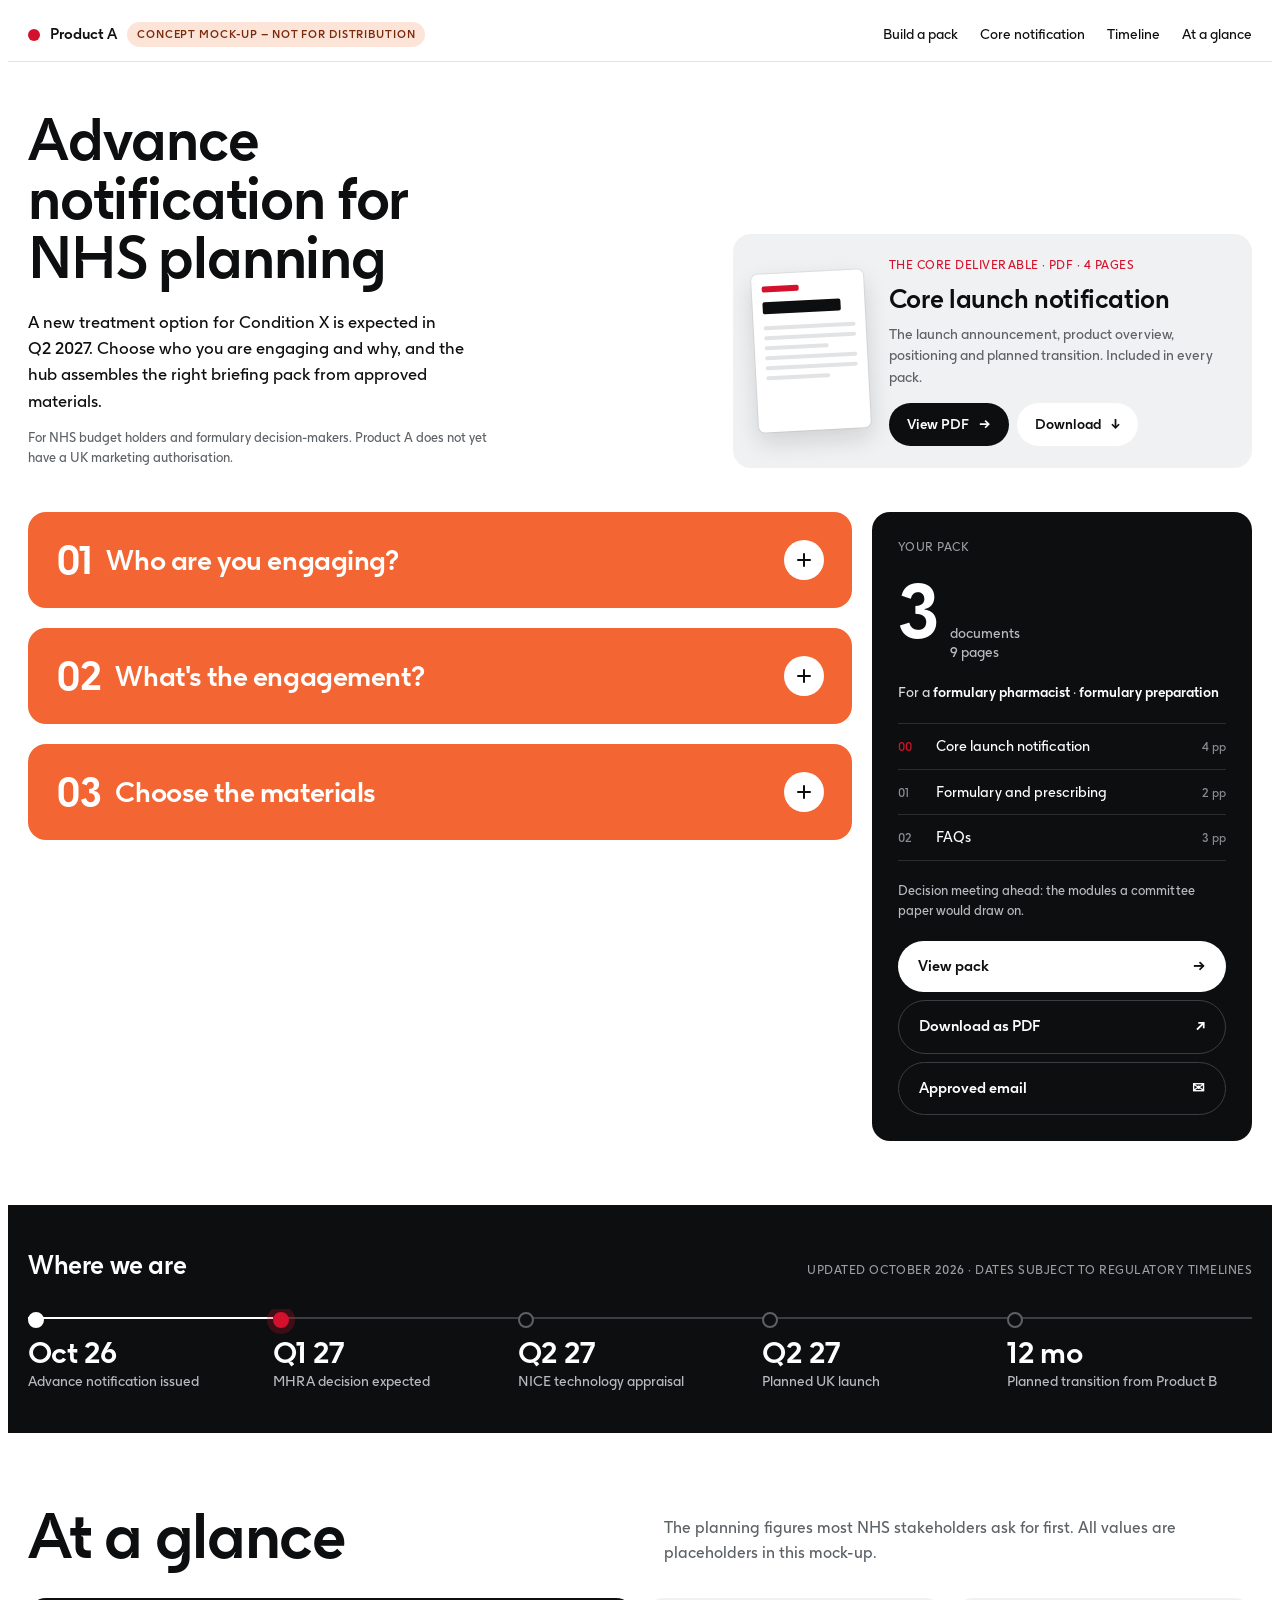
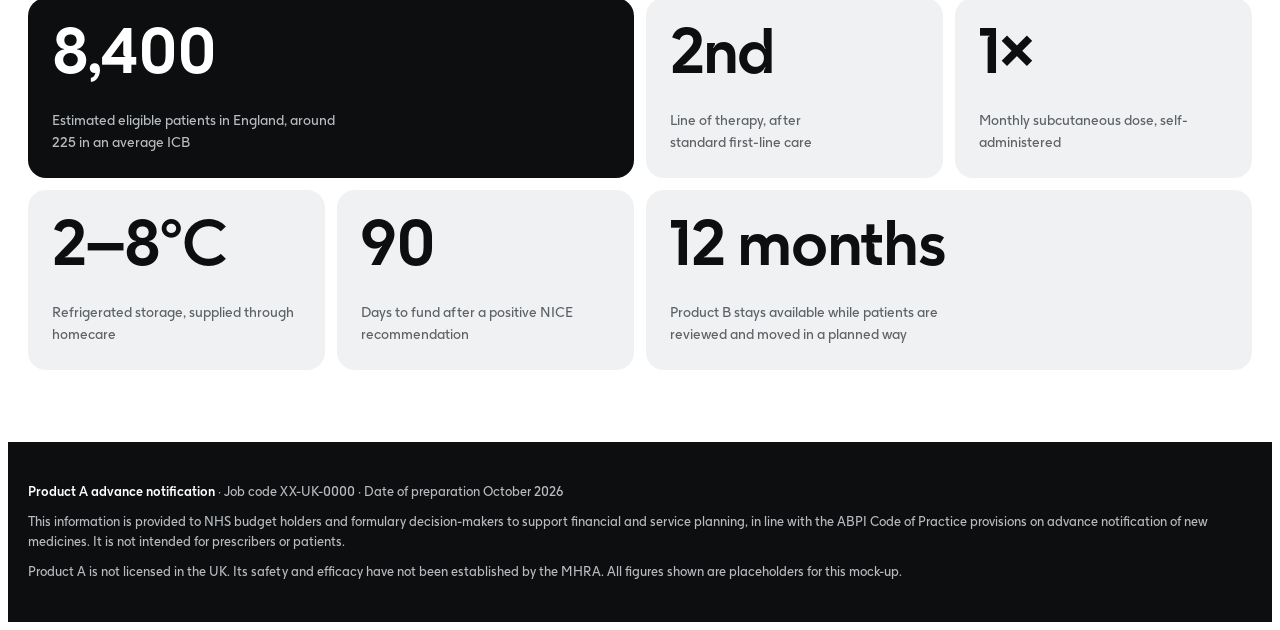
<file: product-a-launch-hub.html>
<!doctype html>
<html lang="en-GB">
<head>
<meta charset="utf-8">
<meta name="viewport" content="width=device-width, initial-scale=1, viewport-fit=cover">
<title>Product A Launch Notification</title>
<meta name="claude:viewport-fit-sides" content="cover">
<style>
/* Brand typeface, embedded so the page works offline */
@font-face { font-family: "GSK"; src: url([data-uri]) format("woff"); font-weight: 300; font-style: normal; font-display: swap; }
@font-face { font-family: "GSK"; src: url([data-uri]) format("woff"); font-weight: 400; font-style: normal; font-display: swap; }
@font-face { font-family: "GSK"; src: url([data-uri]) format("woff"); font-weight: 400; font-style: italic; font-display: swap; }
@font-face { font-family: "GSK"; src: url([data-uri]) format("woff"); font-weight: 700; font-style: normal; font-display: swap; }
/* Layout: editorial monochrome — a pack-builder hero (stakeholder → engagement → materials → live pack), black status band, key-facts bento, core story, then the assembled pack */
:root {
  --white: #ffffff;
  --grey: #f0f1f2;
  --grey-2: #e1e3e5;
  --grey-3: #c9ccd0;
  --black: #0d0e0f;
  --muted: #5c6166;
  --accent: #d4112c;
  --orange: #f36633;
  --font-display: "GSK", Arial, sans-serif;
  --font-body: "GSK", Arial, sans-serif;
  --font-mono: "GSK", Arial, sans-serif;
  --radius: 18px;
  color-scheme: light;
}

* { box-sizing: border-box; }
[hidden] { display: none !important; }
html { scroll-behavior: smooth; }
@media (prefers-reduced-motion: reduce) { html { scroll-behavior: auto; } *, *::before, *::after { transition: none !important; animation: none !important; } }
body { background: var(--white); color: var(--black); font-family: var(--font-body); font-size: 15px; line-height: 1.55; }
h1, h2, h3, h4 { margin: 0; text-wrap: balance; }
p { margin: 0; }
button { font: inherit; color: inherit; }
:focus-visible { outline: 2px solid var(--black); outline-offset: 3px; }
.ph { white-space: nowrap; }
.mono { font-family: var(--font-mono); font-size: 12px; letter-spacing: .04em; text-transform: uppercase; }

.wrap { max-width: 1320px; margin: 0 auto; padding-left: max(20px, env(safe-area-inset-left, 0px)); padding-right: max(20px, env(safe-area-inset-right, 0px)); }

/* Top bar */
.topbar { border-bottom: 1px solid var(--grey-2); background: var(--white); }
.topbar .wrap { display: flex; justify-content: space-between; align-items: center; gap: 16px; padding-block: 14px; flex-wrap: wrap; }
.brand { display: flex; align-items: center; gap: 10px; font-weight: 700; flex-wrap: wrap; }
.brand i { width: 12px; height: 12px; border-radius: 50%; background: var(--accent); }
.topbar nav { display: flex; gap: 22px; flex-wrap: wrap; }
.topbar nav a { color: var(--black); text-decoration: none; font-size: 14px; }
.topbar nav a:hover { text-decoration: underline; text-underline-offset: 4px; }
.concept { font-size: 11px; letter-spacing: .08em; text-transform: uppercase; font-weight: 700; background: #fde4d9; color: #7a2a0a; padding: 4px 10px; border-radius: 999px; white-space: nowrap; }

/* Hero */
.hero { background: var(--white); }
.hero .wrap { padding-block: 48px 64px; display: grid; gap: 44px; }
.hero-top { display: grid; grid-template-columns: minmax(0, 1.25fr) minmax(0, 1fr); gap: 32px 56px; align-items: end; }
.hero-lead { display: grid; gap: 22px; min-width: 0; }
.hero-eyebrow { display: flex; align-items: center; gap: 10px; color: var(--muted); }
.hero-eyebrow i { width: 10px; height: 10px; border-radius: 50%; background: var(--accent); }
.hero h1 { font-family: var(--font-display); font-weight: 700; font-size: clamp(38px, 4.6vw, 60px); line-height: 1; letter-spacing: -.02em; color: var(--black); max-width: 14ch; }

/* Core deliverable card */
.corecard { background: var(--grey); border-radius: var(--radius); padding: 22px; display: grid; grid-template-columns: 112px minmax(0, 1fr); gap: 22px; align-items: center; }
.thumb { aspect-ratio: 1 / 1.414; background: var(--white); border-radius: 6px; box-shadow: 0 10px 24px rgba(13, 14, 15, .14), 0 0 0 1px var(--grey-2); padding: 12px 10px; display: grid; gap: 6px; align-content: start; transform: rotate(-3deg); transition: transform .3s ease; }
.corecard:hover .thumb { transform: rotate(0deg) translateY(-3px); }
.thumb b { height: 6px; width: 40%; background: var(--accent); border-radius: 2px; }
.thumb strong { height: 12px; width: 85%; background: var(--black); border-radius: 2px; margin: 4px 0 6px; }
.thumb i { height: 4px; background: var(--grey-2); border-radius: 2px; }
.thumb i:nth-of-type(3n) { width: 70%; }
.corecard-body { display: grid; gap: 10px; min-width: 0; }
.corecard-body .mono { color: var(--accent); }
.corecard-body h2 { font-family: var(--font-display); font-weight: 700; font-size: 26px; letter-spacing: -.015em; line-height: 1.1; }
.corecard-body p { font-size: 14px; color: var(--muted); }
.corecard .row { display: flex; gap: 8px; flex-wrap: wrap; margin-top: 4px; }
.corecard .btn { padding: 11px 18px; font-size: 14px; }
.btn-outline { background: var(--white); color: var(--black); border: 1.5px solid var(--grey-3); }
.btn-outline:hover { border-color: var(--black); }
@media (max-width: 480px) { .corecard { grid-template-columns: 76px minmax(0, 1fr); gap: 16px; padding: 18px; } }
.hero-intro { display: grid; gap: 14px; font-size: 17px; max-width: 46ch; }
.hero-intro .note { font-size: 13px; color: var(--muted); }
@media (max-width: 860px) { .hero-top { grid-template-columns: minmax(0, 1fr); } }

/* Builder */
.builder { display: grid; grid-template-columns: minmax(0, 1fr) 380px; gap: 20px; align-items: start; }
@media (max-width: 1060px) { .builder { grid-template-columns: minmax(0, 1fr); } }
.steps { display: grid; gap: 20px; min-width: 0; }
.step { background: var(--orange); color: var(--white); border-radius: var(--radius); }
.step h2 { margin: 0; }
.step-toggle { width: 100%; border: 0; background: none; cursor: pointer; text-align: left; display: flex; align-items: center; gap: 14px; padding: clamp(18px, 2.4vw, 28px); border-radius: var(--radius); }
.step-num { font-family: var(--font-display); font-weight: 700; font-size: 40px; line-height: 1; letter-spacing: -.02em; }
.step-title { font-family: var(--font-display); font-weight: 700; font-size: clamp(22px, 2.4vw, 28px); letter-spacing: -.015em; line-height: 1.15; }
.chev { margin-left: auto; flex: none; width: 40px; height: 40px; border-radius: 50%; background: var(--white); position: relative; transition: background .2s, transform .25s ease; }
.chev::before, .chev::after { content: ""; position: absolute; top: 50%; left: 50%; width: 14px; height: 2px; background: var(--black); border-radius: 1px; transform: translate(-50%, -50%); transition: transform .25s ease, background .2s; }
.chev::after { transform: translate(-50%, -50%) rotate(90deg); }
.step-toggle:hover .chev { background: var(--black); }
.step-toggle:hover .chev::before, .step-toggle:hover .chev::after { background: var(--white); }
.step-toggle[aria-expanded="true"] .chev::after { transform: translate(-50%, -50%) rotate(0deg); }
.step-body { padding: 0 clamp(18px, 2.4vw, 28px) clamp(18px, 2.4vw, 28px); display: grid; gap: 14px; }
/* White on the orange is 3.1:1, so text here stays large and bold */
.step-help { color: var(--white); font-size: 19px; font-weight: 700; line-height: 1.3; }

.cards { display: grid; gap: 10px; }
.cards.who { grid-template-columns: repeat(5, minmax(0, 1fr)); }
.cards.eng { grid-template-columns: repeat(4, minmax(0, 1fr)); }
.steps { container-type: inline-size; }
@container (max-width: 820px) { .cards.who { grid-template-columns: repeat(6, minmax(0, 1fr)); } .cards.who .card { grid-column: span 2; } .cards.who .card:nth-child(n+4) { grid-column: span 3; } .cards.eng { grid-template-columns: repeat(2, minmax(0, 1fr)); } }
@container (max-width: 480px) { .cards.who, .cards.eng { grid-template-columns: repeat(2, minmax(0, 1fr)); } .cards.who .card, .cards.who .card:nth-child(n+4) { grid-column: auto; } .cards.who .card:last-child { grid-column: 1 / -1; } .card { padding: 14px; } .cards.who .card { padding-top: 42px; } .card .t { font-size: 16px; } }
.card .t, .card .d { overflow-wrap: break-word; hyphens: manual; }
.card { position: relative; text-align: left; color: var(--black); background: var(--white); border: 1.5px solid var(--white); border-radius: 14px; padding: 16px; cursor: pointer; display: grid; gap: 10px; align-content: start; min-height: 120px; transition: transform .2s ease, border-color .2s ease, background .2s ease, color .2s ease; }
.card:hover { transform: translateY(-3px); border-color: var(--black); }
.card .t { font-family: var(--font-display); font-weight: 700; font-size: 18px; letter-spacing: -.01em; line-height: 1.15; }
.cards.who .card { padding-top: 46px; }
.card .d { font-size: 12.5px; color: var(--muted); line-height: 1.4; }
.card { grid-template-columns: minmax(0, 1fr); }
.card .tag { justify-self: start; max-width: calc(100% - 26px); overflow: hidden; text-overflow: ellipsis; }
.card::after { content: ""; position: absolute; top: 14px; right: 14px; width: 18px; height: 18px; border-radius: 50%; border: 1.5px solid var(--grey-3); }
.card[aria-pressed="true"] { background: var(--black); border-color: var(--black); color: var(--white); }
.card[aria-pressed="true"] .d { color: #b9bdc1; }
.card[aria-pressed="true"]::after { background: var(--white); border-color: var(--white); box-shadow: inset 0 0 0 4px var(--black); }

/* Materials checklist */
.materials { display: grid; gap: 8px; }
.mat { position: relative; color: var(--black); display: grid; grid-template-columns: 28px minmax(0, 1fr) auto; gap: 14px; align-items: center; background: var(--white); border-radius: 12px; padding: 14px 16px; cursor: pointer; border: 1.5px solid transparent; transition: border-color .2s; }
.mat:hover { border-color: var(--grey-3); }
.mat input, .check input { position: absolute; opacity: 0; pointer-events: none; }
.box { width: 26px; height: 26px; border-radius: 8px; border: 1.5px solid var(--grey-3); display: grid; place-items: center; transition: background .15s, border-color .15s; background: var(--white); }
.box svg { width: 14px; height: 14px; opacity: 0; transition: opacity .15s; }
.mat input:checked + .box, .check input:checked + .box { background: var(--black); border-color: var(--black); }
.mat input:checked + .box svg, .check input:checked + .box svg { opacity: 1; }
.mat input:focus-visible + .box, .check input:focus-visible + .box { outline: 2px solid var(--black); outline-offset: 3px; }
.mat .name { font-weight: 600; }
.mat .q { font-size: 13px; color: var(--muted); }
.mat .meta { display: flex; gap: 8px; align-items: center; flex-wrap: wrap; justify-content: flex-end; }
.mat.locked { cursor: default; }
.mat.locked .box { background: var(--orange); border-color: var(--orange); }
.mat.locked .box svg { opacity: 1; }
.pill { font-family: var(--font-mono); font-size: 11px; text-transform: uppercase; letter-spacing: .05em; padding: 3px 8px; border-radius: 999px; background: var(--grey); color: var(--muted); white-space: nowrap; }
.pill.rec { background: var(--black); color: var(--white); }
.pill.core { background: #fde4d9; color: #8a2e0b; }
@media (max-width: 560px) { .mat { grid-template-columns: 28px minmax(0, 1fr); } .mat .meta { grid-column: 2; justify-content: flex-start; } }

/* Live pack */
.packcard { position: sticky; top: calc(env(safe-area-inset-top, 0px) + 16px); background: var(--black); color: var(--white); border-radius: var(--radius); padding: 26px; display: grid; gap: 20px; }
@media (max-width: 1060px) { .packcard { position: static; } }
.packcard .mono { color: #9a9fa4; }
.bignum { display: flex; align-items: baseline; gap: 12px; }
.bignum b { font-family: var(--font-display); font-weight: 700; font-size: 76px; line-height: .9; letter-spacing: -.02em; }
.bignum span { color: #b9bdc1; font-size: 14px; line-height: 1.35; }
.for { font-size: 14px; color: #d9dcdf; }
.for b { color: var(--white); }
.packlist { list-style: none; margin: 0; padding: 0; display: grid; border-top: 1px solid #2a2c2e; }
.packlist li { display: grid; grid-template-columns: 30px minmax(0, 1fr) auto; gap: 8px; padding: 11px 0; border-bottom: 1px solid #2a2c2e; font-size: 14.5px; align-items: baseline; animation: rise .35s ease both; }
.packlist li .n, .packlist li .pp { font-family: var(--font-mono); font-size: 12px; color: #8a8f94; }
.packlist li.core-row .n { color: var(--accent); }
@keyframes rise { from { opacity: .35; transform: translateY(4px); } to { opacity: 1; transform: none; } }
.why { font-size: 13px; color: #b9bdc1; }
.btns { display: grid; gap: 8px; }
.btn { border: 0; border-radius: 999px; padding: 14px 20px; font-weight: 600; font-size: 15px; cursor: pointer; display: flex; justify-content: space-between; align-items: center; gap: 10px; text-decoration: none; transition: transform .15s, background .15s, border-color .15s; }
.btn:hover { transform: translateX(3px); }
.btn-white { background: var(--white); color: var(--black); }
.btn-ghost { background: transparent; color: var(--white); border: 1px solid #3b3e41; }
.btn-ghost:hover { border-color: var(--white); }
.btn-black { background: var(--black); color: var(--white); }

/* Status band */
.band { background: var(--black); color: var(--white); }
.band .wrap { padding-block: 40px; display: grid; gap: 24px; }
.band-head { display: flex; justify-content: space-between; gap: 12px; flex-wrap: wrap; align-items: baseline; }
.band-head h2 { font-family: var(--font-display); font-weight: 700; font-size: 26px; letter-spacing: -.015em; }
.band-head .mono { color: #9a9fa4; }
.timeline-scroll { overflow-x: auto; padding-top: 8px; }
.timeline { display: grid; grid-template-columns: repeat(5, minmax(150px, 1fr)); min-width: 760px; }
.ms { border-top: 2px solid #3b3e41; padding: 18px 16px 0 0; position: relative; display: grid; gap: 4px; }
.ms::before { content: ""; position: absolute; top: -7px; left: 0; width: 12px; height: 12px; border-radius: 50%; background: var(--black); border: 2px solid #5c6166; }
.ms.done { border-top-color: var(--white); }
.ms.done::before { background: var(--white); border-color: var(--white); }
.ms.now::before { background: var(--accent); border-color: var(--accent); box-shadow: 0 0 0 6px rgba(212, 17, 44, .25); }
.ms .when { font-family: var(--font-display); font-weight: 700; font-size: 30px; letter-spacing: -.02em; line-height: 1; }
.ms .what { color: #b9bdc1; font-size: 14px; }

/* Sections */
.section { padding-block: 72px; }
.section-head { display: grid; grid-template-columns: minmax(0, 1fr) minmax(0, 1fr); gap: 16px 48px; align-items: end; margin-bottom: 32px; }
.section-head h2 { font-family: var(--font-display); font-weight: 700; font-size: clamp(36px, 5vw, 64px); line-height: .95; letter-spacing: -.02em; }
.section-head p { color: var(--muted); font-size: 16px; max-width: 52ch; }
@media (max-width: 760px) { .section-head { grid-template-columns: minmax(0, 1fr); } }

/* Facts bento */
.bento { display: grid; grid-template-columns: repeat(4, minmax(0, 1fr)); gap: 12px; }
.tile { background: var(--grey); border-radius: var(--radius); padding: 24px; display: grid; gap: 8px; align-content: space-between; min-height: 180px; }
.tile.wide { grid-column: span 2; }
.tile.dark { background: var(--black); color: var(--white); }
.tile.dark .lbl { color: #b9bdc1; }
.tile .val { font-family: var(--font-display); font-weight: 700; font-size: clamp(40px, 5vw, 68px); line-height: .9; letter-spacing: -.02em; }
.tile .lbl { font-size: 14px; color: var(--muted); max-width: 32ch; }
@media (max-width: 860px) { .bento { grid-template-columns: repeat(2, minmax(0, 1fr)); } }
@media (max-width: 480px) { .bento { grid-template-columns: minmax(0, 1fr); } .tile.wide { grid-column: auto; } }

/* Core story */
.core { background: var(--grey); }
.chapter { display: grid; grid-template-columns: 260px minmax(0, 1fr) auto; gap: 12px 40px; padding-block: 28px; border-top: 1px solid var(--grey-3); align-items: start; }
.chapter h3 { font-family: var(--font-display); font-weight: 700; font-size: 26px; letter-spacing: -.015em; line-height: 1.1; }
.chapter p { font-size: 17px; max-width: 60ch; }
.chapter a { justify-self: end; white-space: nowrap; font-size: 14px; font-weight: 600; color: var(--black); text-decoration: none; border-bottom: 1.5px solid var(--black); padding-bottom: 2px; }
.chapter a:hover { color: var(--accent); border-color: var(--accent); }
@media (max-width: 860px) { .chapter { grid-template-columns: minmax(0, 1fr); } .chapter a { justify-self: start; } }
.role-note { background: var(--white); border-radius: 14px; padding: 18px 20px; font-size: 16px; display: flex; gap: 14px; align-items: baseline; flex-wrap: wrap; margin-bottom: 8px; }
.role-note .pill { background: var(--black); color: var(--white); }

/* Modules */
.modlist { display: grid; gap: 16px; }
.module { background: var(--white); border: 1.5px solid var(--grey-2); border-radius: var(--radius); scroll-margin-top: 20px; overflow: hidden; }
.mod-head { display: grid; grid-template-columns: auto minmax(0, 1fr) auto; gap: 18px; padding: 22px 24px; align-items: center; border-bottom: 1px solid var(--grey-2); }
.mod-n { font-family: var(--font-display); font-weight: 700; font-size: 44px; line-height: 1; letter-spacing: -.02em; }
.mod-head h3 { font-family: var(--font-display); font-weight: 700; font-size: 24px; letter-spacing: -.015em; line-height: 1.15; }
.mod-btns { display: flex; gap: 6px; flex-wrap: wrap; justify-content: flex-end; }
.chip-btn { border: 1.5px solid var(--grey-2); background: var(--white); border-radius: 999px; padding: 7px 14px; font-size: 13px; font-weight: 500; cursor: pointer; white-space: nowrap; }
.chip-btn:hover { border-color: var(--black); }
@media (max-width: 640px) { .mod-head { grid-template-columns: auto minmax(0, 1fr); } .mod-btns { grid-column: 1 / -1; justify-content: flex-start; } }
.mod-body { padding: 24px; display: grid; gap: 16px; }
.mod-body > p, .mod-body ul { max-width: 72ch; }
.mod-body h4 { font-size: 15px; font-weight: 600; margin-top: 6px; }
.mod-body ul { margin: 0; padding-left: 1.1em; display: grid; gap: 6px; }
.facts { display: grid; grid-template-columns: repeat(auto-fit, minmax(190px, 1fr)); gap: 10px; }
.fact { background: var(--grey); border-radius: 12px; padding: 14px 16px; display: grid; gap: 4px; }
.fact span { font-family: var(--font-mono); font-size: 11px; text-transform: uppercase; letter-spacing: .05em; color: var(--muted); }
.fact b { font-size: 16px; font-weight: 600; }
.table-wrap { overflow-x: auto; }
table { border-collapse: collapse; width: 100%; font-size: 15px; font-variant-numeric: tabular-nums; }
th, td { text-align: left; padding: 10px 12px; border-bottom: 1px solid var(--grey-2); }
th { font-family: var(--font-mono); font-size: 11px; text-transform: uppercase; letter-spacing: .05em; color: var(--muted); font-weight: 500; }
.pathway { display: grid; grid-template-columns: repeat(5, minmax(0, 1fr)); gap: 6px; }
@media (max-width: 700px) { .pathway { grid-template-columns: minmax(0, 1fr); } }
.pstep { background: var(--grey); border-radius: 12px; padding: 14px; display: grid; gap: 4px; font-size: 13.5px; }
.pstep small { font-family: var(--font-mono); font-size: 11px; color: var(--muted); text-transform: uppercase; }
.pstep b { font-size: 16px; }
.pstep.here { background: var(--black); color: var(--white); }
.pstep.here small { color: #ff8a98; }
.check { display: grid; gap: 6px; }
.check label { position: relative; display: grid; grid-template-columns: 28px minmax(0, 1fr) auto; gap: 12px; align-items: center; padding: 12px 14px; background: var(--grey); border-radius: 12px; cursor: pointer; }
.check label.done .txt { text-decoration: line-through; color: var(--muted); }
.check .owner { font-size: 12.5px; color: var(--muted); }
@media (max-width: 560px) { .check label { grid-template-columns: 28px minmax(0, 1fr); } .check .owner { grid-column: 2; } }
.progressbar { height: 6px; background: var(--grey-2); border-radius: 999px; overflow: hidden; }
.progressbar i { display: block; height: 100%; width: 0; background: var(--black); transition: width .3s; }
.progress { font-size: 14px; color: var(--muted); }
.faq-tools { display: grid; gap: 8px; }
.faq-tools label { color: var(--muted); }
.faq-tools input { width: 100%; padding: 14px 18px; border: 1.5px solid var(--grey-2); border-radius: 999px; background: var(--white); color: var(--black); font: inherit; }
.faq-tools input:focus { border-color: var(--black); outline: none; }
.faq-banner { font-size: 13.5px; background: var(--black); color: var(--white); padding: 10px 16px; border-radius: 999px; display: flex; justify-content: space-between; gap: 10px; flex-wrap: wrap; }
.faq-banner button { background: none; border: 0; color: inherit; text-decoration: underline; cursor: pointer; padding: 0; font-size: 13.5px; }
.faq details { border-bottom: 1px solid var(--grey-2); padding: 14px 0; }
.faq summary { cursor: pointer; font-weight: 600; font-size: 16px; }
.faq details p { margin-top: 8px; max-width: 70ch; }
.faq .tags { display: flex; gap: 4px; flex-wrap: wrap; margin-top: 8px; }
.faq-empty { color: var(--muted); padding: 10px 0; }

/* Also available */
.also { margin-top: 48px; display: grid; gap: 16px; }
.also h3 { font-family: var(--font-display); font-weight: 700; font-size: 24px; letter-spacing: -.015em; }
.also-grid { display: grid; grid-template-columns: repeat(auto-fill, minmax(240px, 1fr)); gap: 10px; }
.also-tile { background: var(--grey); border-radius: 14px; padding: 18px; display: grid; gap: 14px; align-content: space-between; }
.also-tile .mono { color: var(--muted); }
.also-tile b { display: block; font-size: 16px; margin-top: 4px; }
.also-tile p { font-size: 13.5px; color: var(--muted); }
.also-tile button { justify-self: start; }
.empty-pack { background: var(--grey); border-radius: var(--radius); padding: 28px; color: var(--muted); }

/* Footer */
footer { background: var(--black); color: #b9bdc1; font-size: 13px; }
footer .wrap { padding-block: 40px; display: grid; gap: 10px; }
footer b { color: var(--white); }

/* Pack viewer */
.pm { position: fixed; inset: 0; z-index: 14; background: rgba(13, 14, 15, .72); padding: max(12px, env(safe-area-inset-top, 0px)) max(12px, env(safe-area-inset-right, 0px)) max(12px, env(safe-area-inset-bottom, 0px)) max(12px, env(safe-area-inset-left, 0px)); display: grid; }
.pm-shell { background: var(--grey); border-radius: var(--radius); overflow: hidden; display: grid; grid-template-rows: auto minmax(0, 1fr); width: min(1180px, 100%); margin: 0 auto; }
.pm-bar { background: var(--black); color: var(--white); padding: 16px 20px; display: grid; grid-template-columns: auto minmax(0, 1fr) auto; gap: 14px 24px; align-items: center; }
.pm-title .mono { color: #9a9fa4; }
.pm-title h2 { font-family: var(--font-display); font-weight: 700; font-size: 22px; letter-spacing: -.01em; white-space: nowrap; }
.pm-jump { display: flex; gap: 6px; overflow-x: auto; padding-bottom: 2px; scrollbar-width: thin; }
.pm-jump button { flex: none; border: 1px solid #3b3e41; background: transparent; color: var(--white); border-radius: 999px; padding: 7px 12px; font-size: 13px; cursor: pointer; white-space: nowrap; }
.pm-jump button:hover, .pm-jump button.on { background: var(--white); color: var(--black); border-color: var(--white); }
.pm-jump button .n { font-family: var(--font-mono); font-size: 11px; opacity: .7; margin-right: 6px; }
.pm-actions { display: flex; gap: 8px; align-items: center; }
.pm-actions .btn { padding: 10px 16px; font-size: 14px; }
.pm-close { width: 42px; height: 42px; border-radius: 50%; border: 1px solid #3b3e41; background: transparent; color: var(--white); font-size: 18px; cursor: pointer; }
.pm-close:hover { border-color: var(--white); }
@media (max-width: 860px) { .pm-bar { grid-template-columns: minmax(0, 1fr) auto; } .pm-jump { grid-column: 1 / -1; grid-row: 2; } .pm-actions .btn { display: none; } }
.pm-scroll { overflow-y: auto; padding: 28px max(16px, 4vw) 60px; display: grid; gap: 28px; justify-items: center; scroll-behavior: smooth; }
.pm-intro { width: min(760px, 100%); display: grid; gap: 10px; }
.pm-mocknote { font-size: 13px; color: var(--muted); }
.pm-doc { width: min(760px, 100%); display: grid; gap: 14px; scroll-margin-top: 16px; }
.pm-doc-head { display: grid; grid-template-columns: auto minmax(0, 1fr) auto; gap: 14px; align-items: center; }
.pm-doc-head .n { font-family: var(--font-display); font-weight: 700; font-size: 36px; letter-spacing: -.02em; line-height: 1; }
.pm-doc-head .core-n { color: var(--accent); }
.pm-doc-head .mono { color: var(--muted); }
.pm-doc-head h3 { font-family: var(--font-display); font-weight: 700; font-size: 22px; letter-spacing: -.01em; }
.pm-doc-head .chip-btn { background: var(--white); }
.pm-page { background: var(--white); aspect-ratio: 1 / 1.414; width: 100%; border-radius: 4px; box-shadow: 0 1px 2px rgba(13, 14, 15, .08), 0 12px 32px rgba(13, 14, 15, .08); padding: clamp(22px, 5.5%, 48px); display: grid; grid-template-rows: auto minmax(0, 1fr) auto; gap: 24px; font-size: 13.5px; position: relative; }
.pg-top, .pg-foot { display: flex; justify-content: space-between; gap: 12px; align-items: center; color: var(--muted); }
.pg-top { border-bottom: 1px solid var(--grey-2); padding-bottom: 12px; }
.pg-foot { border-top: 1px solid var(--grey-2); padding-top: 12px; font-size: 10.5px; }
.pg-brand { display: flex; align-items: center; gap: 8px; font-weight: 700; color: var(--black); font-size: 13px; }
.pg-brand i { width: 9px; height: 9px; border-radius: 50%; background: var(--accent); }
.pg-body { display: grid; gap: 16px; align-content: start; min-width: 0; }
.pg-title { font-family: var(--font-display); font-weight: 700; font-size: clamp(22px, 3.4vw, 30px); letter-spacing: -.02em; line-height: 1.1; }
.pg-kicker { color: var(--accent); }
.pm-page .module { border: 0; border-radius: 0; overflow: visible; background: none; }
.pm-page .mod-body { padding: 0; gap: 12px; }
.pm-page .mod-body p, .pm-page .mod-body li { font-size: 13.5px; }
.pm-page .fact { padding: 10px 12px; }
.pm-page .fact b { font-size: 14px; }
.pg-ph { display: grid; gap: 10px; align-content: start; }
.pg-ph b { height: 22px; width: 55%; background: var(--grey-2); border-radius: 4px; margin-bottom: 8px; }
.pg-ph i { height: 9px; background: var(--grey); border-radius: 3px; }
.pg-ph .box { height: 160px; background: var(--grey); border-radius: 8px; margin: 10px 0; }
.pg-stamp { position: absolute; top: 50%; left: 50%; transform: translate(-50%, -50%) rotate(-8deg); border: 2px dashed var(--grey-3); color: var(--muted); padding: 10px 18px; border-radius: 10px; font-size: 12px; background: var(--white); }
.core-cover { display: grid; gap: 18px; align-content: center; min-height: 100%; }
.core-cover .eyebrow-line { height: 6px; width: 72px; background: var(--accent); border-radius: 3px; }
.core-cover h1 { font-family: var(--font-display); font-weight: 700; font-size: clamp(30px, 5.4vw, 52px); line-height: 1; letter-spacing: -.02em; }
.core-cover p { font-size: 15px; max-width: 42ch; }
.core-cover .small { font-size: 12.5px; color: var(--muted); }
.core-story { display: grid; }
.core-story .chapter { grid-template-columns: 130px minmax(0, 1fr); gap: 6px 24px; padding-block: 16px; border-top: 1px solid var(--grey-2); }
.core-story .chapter:first-child { border-top: 0; padding-top: 0; }
.core-story .chapter h3 { font-size: 16px; }
.core-story .chapter p { font-size: 13.5px; }
@media (max-width: 560px) { .core-story .chapter { grid-template-columns: minmax(0, 1fr); } .pm-page { aspect-ratio: auto; min-height: 0; } }
body.pm-open { overflow: hidden; }

/* Email overlay */
.overlay { position: fixed; inset: 0; background: rgba(13, 14, 15, .6); display: grid; place-items: center; padding: max(16px, env(safe-area-inset-top, 0px)) max(16px, env(safe-area-inset-right, 0px)) max(16px, env(safe-area-inset-bottom, 0px)) max(16px, env(safe-area-inset-left, 0px)); z-index: 20; }
.sheet { background: var(--white); border-radius: var(--radius); width: min(700px, 100%); max-height: 88vh; overflow: auto; display: grid; gap: 16px; padding: 26px; }
.sheet-head { display: flex; justify-content: space-between; gap: 12px; align-items: start; }
.sheet-head .mono { color: var(--muted); }
.sheet h2 { font-family: var(--font-display); font-size: 26px; font-weight: 700; letter-spacing: -.015em; }
.email { background: var(--grey); border-radius: 12px; padding: 18px; font-size: 14px; white-space: pre-wrap; overflow-wrap: anywhere; }
.toast { position: fixed; left: 50%; bottom: calc(env(safe-area-inset-bottom, 0px) + 20px); transform: translateX(-50%); background: var(--black); color: var(--white); padding: 12px 18px; border-radius: 999px; font-size: 14px; z-index: 30; max-width: calc(100% - 32px); }
</style>
</head>
<body>

<header class="topbar">
  <div class="wrap">
    <div class="brand"><i aria-hidden="true"></i>Product A <span class="concept">Concept mock-up – not for distribution</span></div>
    <nav aria-label="Sections">
      <a href="#build">Build a pack</a>
      <a href="#core" data-open-pack="core">Core notification</a>
      <a href="#timeline">Timeline</a>
      <a href="#glance">At a glance</a>
    </nav>
  </div>
</header>

<section class="hero" id="build">
  <div class="wrap">
    <div class="hero-top">
      <div class="hero-lead">
        <h1>Advance notification for NHS planning</h1>
        <div class="hero-intro">
          <p>A new treatment option for <span class="ph">Condition X</span> is expected in <span class="ph">Q2 2027</span>. Choose who you are engaging and why, and the hub assembles the right briefing pack from approved materials.</p>
          <p class="note">For NHS budget holders and formulary decision-makers. Product A does not yet have a UK marketing authorisation.</p>
        </div>
      </div>
      <aside class="corecard" aria-labelledby="coreTitle">
        <div class="thumb" aria-hidden="true"><b></b><strong></strong><i></i><i></i><i></i><i></i><i></i><i></i></div>
        <div class="corecard-body">
          <div class="mono">The core deliverable · PDF · 4 pages</div>
          <h2 id="coreTitle">Core launch notification</h2>
          <p>The launch announcement, product overview, positioning and planned transition. Included in every pack.</p>
          <div class="row"><button class="btn btn-black" type="button" data-open-pack="core">View PDF <span aria-hidden="true">→</span></button><button class="btn btn-outline" type="button" data-pdf="core">Download <span aria-hidden="true">↓</span></button></div>
        </div>
      </aside>
    </div>

    <div class="builder">
      <div class="steps">
        <section class="step">
          <h2><button class="step-toggle" type="button" id="s1" aria-expanded="false" aria-controls="sb1"><span class="step-num">01</span><span class="step-title">Who are you engaging?</span><span class="chev" aria-hidden="true"></span></button></h2>
          <div class="step-body" id="sb1" hidden><div class="cards who" id="whoCards" role="group" aria-labelledby="s1"></div></div>
        </section>
        <section class="step">
          <h2><button class="step-toggle" type="button" id="s2" aria-expanded="false" aria-controls="sb2"><span class="step-num">02</span><span class="step-title">What's the engagement?</span><span class="chev" aria-hidden="true"></span></button></h2>
          <div class="step-body" id="sb2" hidden><div class="cards eng" id="engCards" role="group" aria-labelledby="s2"></div></div>
        </section>
        <section class="step">
          <h2><button class="step-toggle" type="button" id="s3" aria-expanded="false" aria-controls="sb3"><span class="step-num">03</span><span class="step-title">Choose the materials</span><span class="chev" aria-hidden="true"></span></button></h2>
          <div class="step-body" id="sb3" hidden><p class="step-help">Recommended items are ticked. Add or remove any.</p><div class="materials" id="materials"></div></div>
        </section>
      </div>

      <aside class="packcard" aria-label="Your pack" aria-live="polite">
        <div class="mono">Your pack</div>
        <div class="bignum"><b id="docCount">3</b><span id="pageCount">documents<br>9 pages</span></div>
        <p class="for" id="packFor"></p>
        <ol class="packlist" id="packList"></ol>
        <p class="why" id="packWhy"></p>
        <div class="btns">
          <button class="btn btn-white" type="button" data-open-pack="">View pack <span aria-hidden="true">→</span></button>
          <button class="btn btn-ghost" id="dlPack" type="button">Download as PDF <span aria-hidden="true">↗</span></button>
          <button class="btn btn-ghost" id="showEmail" type="button">Approved email <span aria-hidden="true">✉</span></button>
        </div>
      </aside>
    </div>
  </div>
</section>

<section class="band" id="timeline">
  <div class="wrap">
    <div class="band-head"><h2>Where we are</h2><span class="mono">Updated October 2026 · dates subject to regulatory timelines</span></div>
    <div class="timeline-scroll">
      <div class="timeline">
        <div class="ms done"><span class="when">Oct 26</span><span class="what">Advance notification issued</span></div>
        <div class="ms now"><span class="when"><span class="ph">Q1 27</span></span><span class="what">MHRA decision expected</span></div>
        <div class="ms"><span class="when"><span class="ph">Q2 27</span></span><span class="what">NICE technology appraisal</span></div>
        <div class="ms"><span class="when"><span class="ph">Q2 27</span></span><span class="what">Planned UK launch</span></div>
        <div class="ms"><span class="when"><span class="ph">12 mo</span></span><span class="what">Planned transition from Product B</span></div>
      </div>
    </div>
  </div>
</section>

<section class="section" id="glance" aria-labelledby="factsHead">
  <div class="wrap">
    <div class="section-head">
      <h2 id="factsHead">At a glance</h2>
      <p>The planning figures most NHS stakeholders ask for first. All values are placeholders in this mock-up.</p>
    </div>
    <div class="bento">
      <div class="tile wide dark"><span class="val"><span class="ph">8,400</span></span><span class="lbl">Estimated eligible patients in England, around <span class="ph">225</span> in an average ICB</span></div>
      <div class="tile"><span class="val">2nd</span><span class="lbl">Line of therapy, after <span class="ph">standard first-line care</span></span></div>
      <div class="tile"><span class="val">1×</span><span class="lbl">Monthly subcutaneous dose, self-administered</span></div>
      <div class="tile"><span class="val">2–8°C</span><span class="lbl">Refrigerated storage, supplied through homecare</span></div>
      <div class="tile"><span class="val">90</span><span class="lbl">Days to fund after a positive NICE recommendation</span></div>
      <div class="tile wide"><span class="val"><span class="ph">12</span> months</span><span class="lbl">Product B stays available while patients are reviewed and moved in a planned way</span></div>
    </div>
  </div>
</section>

<footer>
  <div class="wrap">
    <p><b>Product A advance notification</b> · Job code <span class="ph">XX-UK-0000</span> · Date of preparation October 2026</p>
    <p>This information is provided to NHS budget holders and formulary decision-makers to support financial and service planning, in line with the ABPI Code of Practice provisions on advance notification of new medicines. It is not intended for prescribers or patients.</p>
    <p>Product A is not licensed in the UK. Its safety and efficacy have not been established by the MHRA. All figures shown are placeholders for this mock-up.</p>
  </div>
</footer>

<template id="tpl-core">
  <div class="core-doc core-cover">
    <div class="eyebrow-line"></div>
    <div class="mono">Advance notification · October 2026</div>
    <h1>Product A: core launch notification</h1>
    <p>Information to support NHS budget and service planning for a new treatment option in <span class="ph">Condition X</span>, expected in <span class="ph">Q2 2027</span>.</p>
    <p class="small">For NHS budget holders and formulary decision-makers. Product A does not yet have a UK marketing authorisation.</p>
  </div>
  <div class="core-doc core-story">
    <article class="chapter"><h3>What's coming</h3><p>Product A is a <span class="ph">once-monthly subcutaneous</span> treatment for adults with <span class="ph">moderate to severe Condition X</span>. An application was submitted to the MHRA in <span class="ph">March 2026</span>, with a decision expected in <span class="ph">Q1 2027</span>.</p></article>
    <article class="chapter"><h3>Who it's for</h3><p>Adults whose disease is not adequately controlled after <span class="ph">first-line therapy</span>. We estimate around <span class="ph">8,400</span> eligible patients in England, or roughly <span class="ph">150</span> per million population.</p></article>
    <article class="chapter"><h3>Where it fits</h3><p>Expected at the <span class="ph">second-line</span> stage of the current <span class="ph">NICE NG000</span> pathway. Specialists in secondary care would start treatment, with ongoing supply through <span class="ph">homecare</span>.</p></article>
    <article class="chapter"><h3>Planned transition</h3><p>Product A is intended to replace <span class="ph">Product B</span>. Product B will remain available for at least <span class="ph">12 months</span> after launch. No patient will need to switch before a clinical review.</p></article>
    <article class="chapter"><h3>What happens next</h3><p>Your account contact can share the modules relevant to you, brief your formulary or medicines optimisation committee, and update you as MHRA and NICE milestones are confirmed.</p></article>
  </div>
</template>

<template id="tpl-modules">
  <section class="module" id="value" data-mod="value"><div class="mod-body">
    <p>Around <span class="ph">40%</span> of people with Condition X do not reach adequate disease control on current first-line options, and many need frequent hospital visits.</p>
    <div class="facts">
      <div class="fact"><span>Pivotal study</span><b><span class="ph">TRIAL-1</span>, Phase III, n=<span class="ph">612</span></b></div>
      <div class="fact"><span>Primary endpoint</span><b><span class="ph">Response at week 24</span></b></div>
      <div class="fact"><span>Dosing</span><b>Once monthly, self-administered</b></div>
    </div>
    <h4>Possible resource considerations</h4>
    <ul>
      <li>Monthly self-administration may reduce infusion-unit appointments compared with <span class="ph">Product B</span>.</li>
      <li>No routine therapeutic drug monitoring is expected.</li>
      <li>A budget impact model will be available on request after the MHRA decision.</li>
    </ul>
  </div></section>

  <section class="module" id="pathway" data-mod="pathway"><div class="mod-body">
    <p>The expected position of Product A in the current care pathway:</p>
    <div class="pathway">
      <div class="pstep"><small>Step 1</small><b>Referral</b>Primary care</div>
      <div class="pstep"><small>Step 2</small><b>Diagnosis</b>Specialist clinic</div>
      <div class="pstep"><small>Step 3</small><b>First line</b><span class="ph">Standard care</span></div>
      <div class="pstep here"><small>Step 4 · Proposed</small><b>Product A</b>Second line</div>
      <div class="pstep"><small>Step 5</small><b>Follow-up</b>Homecare and review</div>
    </div>
    <h4>Estimated eligible population</h4>
    <div class="table-wrap"><table>
      <thead><tr><th>Population</th><th>Prevalent</th><th>New per year</th></tr></thead>
      <tbody>
        <tr><td>England</td><td><span class="ph">8,400</span></td><td><span class="ph">1,100</span></td></tr>
        <tr><td>Average ICB (1.5m)</td><td><span class="ph">225</span></td><td><span class="ph">30</span></td></tr>
        <tr><td>Per 100,000 population</td><td><span class="ph">15</span></td><td><span class="ph">2</span></td></tr>
      </tbody>
    </table></div>
  </div></section>

  <section class="module" id="formulary" data-mod="formulary"><div class="mod-body">
    <div class="facts">
      <div class="fact"><span>Anticipated indication</span><b><span class="ph">Adults, moderate to severe Condition X</span></b></div>
      <div class="fact"><span>Prescribing setting</span><b>Specialist initiation, secondary care</b></div>
      <div class="fact"><span>Expected NICE route</span><b>Single technology appraisal</b></div>
    </div>
    <h4>Points for formulary committees</h4>
    <ul>
      <li>A formulary submission pack will be available once the MHRA decision is confirmed.</li>
      <li>NICE technology appraisals carry a 90-day funding requirement after publication.</li>
      <li>Prior approval (for example through Blueteq) may be needed, depending on local policy.</li>
      <li>Additional monitoring in the risk management plan will be confirmed at licensing.</li>
    </ul>
  </div></section>

  <section class="module" id="tariffs" data-mod="tariffs"><div class="mod-body">
    <div class="facts">
      <div class="fact"><span>Indicative list price</span><b><span class="ph">£X,XXX</span> per pack</b></div>
      <div class="fact"><span>Tariff status</span><b>Expected high-cost drug</b></div>
      <div class="fact"><span>Supply route</span><b><span class="ph">Homecare</span> and wholesaler</b></div>
      <div class="fact"><span>Storage</span><b>Refrigerated, 2–8°C</b></div>
    </div>
    <h4>Pharmacy implications</h4>
    <ul>
      <li>dm+d codes will be available at launch.</li>
      <li>A homecare provider will be appointed through a national framework before launch.</li>
      <li><span class="ph">Product B</span> supply continues during transition, so stock of both may need managing for up to <span class="ph">12 months</span>.</li>
    </ul>
  </div></section>

  <section class="module" id="checklist" data-mod="checklist"><div class="mod-body">
    <div class="progressbar"><i id="progressFill"></i></div>
    <p class="progress" id="progress"></p>
    <div class="check" id="checkItems"></div>
  </div></section>

  <section class="module" id="faqs" data-mod="faqs"><div class="mod-body">
    <div class="faq-tools">
      <label for="faqSearch" class="mono">Search the questions</label>
      <input id="faqSearch" type="search" placeholder="For example: homecare, switching, price">
      <div class="faq-banner" id="faqBanner" hidden><span id="faqBannerText"></span><button type="button" id="faqClear">Show all</button></div>
    </div>
    <div class="faq" id="faqList"></div>
  </div></section>
</template>

<div class="overlay" id="emailOverlay" hidden>
  <div class="sheet" role="dialog" aria-modal="true" aria-labelledby="emailTitle">
    <div class="sheet-head">
      <div><div class="mono">Approved email · <span class="ph">XX-UK-0001</span></div><h2 id="emailTitle">Email preview</h2></div>
      <button class="chip-btn" id="closeEmail" type="button">Close</button>
    </div>
    <div class="email" id="emailBody" tabindex="0"></div>
    <button class="btn btn-black" id="copyEmail" type="button">Copy email text <span aria-hidden="true">⧉</span></button>
  </div>
</div>
<div class="pm" id="packModal" hidden>
  <div class="pm-shell" role="dialog" aria-modal="true" aria-labelledby="pmTitle">
    <header class="pm-bar pm-chrome">
      <div class="pm-title"><div class="mono" id="pmCount"></div><h2 id="pmTitle">Your pack</h2></div>
      <nav class="pm-jump" id="pmJump" aria-label="Documents in this pack"></nav>
      <div class="pm-actions"><button class="btn btn-white" type="button" id="pmDownload">Download pack <span aria-hidden="true">↓</span></button><button class="pm-close" type="button" id="pmClose" aria-label="Close pack viewer">✕</button></div>
    </header>
    <div class="pm-scroll" id="pmScroll">
      <div class="pm-intro pm-chrome">
        <p class="pm-mocknote">Mock-up: these pages stand in for the artworked PDFs. In the live version each document opens its approved PDF here, and downloads as the same file.</p>
        <div class="role-note" id="roleNote"></div>
      </div>
      <div id="pmDocs" style="display: contents"></div>
    </div>
  </div>
</div>
<div class="toast" id="toast" hidden></div>

<script>
const TICK = '<svg viewBox="0 0 14 14" aria-hidden="true"><path d="M2 7.5l3 3 7-7" fill="none" stroke="#fff" stroke-width="2.2" stroke-linecap="round" stroke-linejoin="round"/></svg>';

const MODS = {
  value:     { name: "Mini value proposition", q: "Why does Product A matter?", pdf: "PA-MOD-01", pp: 2 },
  pathway:   { name: "Patient population and pathway", q: "Who is it for and where does it fit?", pdf: "PA-MOD-02", pp: 3 },
  formulary: { name: "Formulary and prescribing", q: "What do formulary committees need to consider?", pdf: "PA-MOD-03", pp: 2 },
  tariffs:   { name: "Drug tariffs and pharmacy", q: "What does it cost and how is it supplied?", pdf: "PA-MOD-04", pp: 2 },
  checklist: { name: "Implementation checklist", q: "How do we get ready for launch?", pdf: "PA-MOD-05", pp: 1 },
  faqs:      { name: "FAQs", q: "What do people commonly ask?", pdf: "PA-MOD-06", pp: 3 }
};
const ORDER = Object.keys(MODS);
const CORE_PP = 4;
// When artworked PDFs exist, add their address here (or on each module as `file`) and the viewer will show them instead of the mock pages
const CORE = { name: "Core launch notification", q: "Core launch notification", pdf: "PA-CORE-00", pp: CORE_PP, file: null };

const STAKEHOLDERS = {
  commissioner: { label: "ICB commissioner", d: "Budgets and service planning", note: "Plan for an estimated <b>225 eligible patients</b> in an average ICB, and a 90-day funding requirement if NICE recommends Product A." },
  pharmacist:   { label: "Formulary pharmacist", d: "Formulary review and policy", note: "A formulary submission pack will follow the MHRA decision. <b>Specialist initiation</b> in secondary care is expected." },
  finance:      { label: "Finance and procurement", d: "Cost, tariff and contracts", note: "Product A is expected to be a <b>high-cost drug outside the payment system</b>. An indicative list price is in the tariff module." },
  clinical:     { label: "Clinical lead", d: "Pathway and patient care", note: "Product A is expected at <b>second line</b>. Product B patients can move after clinical review over a 12-month transition." },
  trust:        { label: "Trust pharmacy", d: "Supply, storage and homecare", note: "Plan for <b>cold-chain storage</b>, homecare set-up and running stock of both Product A and Product B during transition." }
};

const ENGAGEMENTS = {
  proactive:      { label: "Proactive introduction", d: "First contact ahead of launch", tag: "Pre-launch", subject: "Advance notification: Product A", intro: "I'm writing to share advance information about Product A, a new treatment option for Condition X expected to launch in Q2 2027, to support your planning." },
  formulary:      { label: "Formulary preparation", d: "A decision meeting is coming up", tag: "Committee", subject: "Product A: information for your formulary review", intro: "Ahead of your formulary discussions, I've put together the information most relevant to reviewing Product A." },
  reactive:       { label: "Reactive enquiry", d: "They've asked a specific question", tag: "On request", subject: "Product A: answers to your question", intro: "Thank you for your question about Product A. The answers you need are set out below." },
  implementation: { label: "Implementation planning", d: "Getting ready for launch", tag: "Launch-ready", subject: "Product A: preparing for launch", intro: "As you prepare for the launch of Product A, these resources set out the practical steps and supply arrangements." }
};

// Stakeholder × engagement → recommended modules (the core is always included)
const MATRIX = {
  commissioner: { proactive: ["value"], formulary: ["pathway", "value"], reactive: ["faqs"], implementation: ["checklist", "pathway"] },
  pharmacist:   { proactive: ["pathway"], formulary: ["formulary", "faqs"], reactive: ["faqs"], implementation: ["checklist", "tariffs"] },
  finance:      { proactive: ["value"], formulary: ["tariffs", "value"], reactive: ["faqs"], implementation: ["tariffs", "checklist"] },
  clinical:     { proactive: ["pathway"], formulary: ["pathway", "formulary"], reactive: ["faqs"], implementation: ["checklist"] },
  trust:        { proactive: ["tariffs"], formulary: ["formulary", "tariffs"], reactive: ["faqs"], implementation: ["checklist", "tariffs"] }
};

const WHY = {
  proactive: "First contact: keep it short. The core story plus the one module that answers this stakeholder's first question.",
  formulary: "Decision meeting ahead: the modules a committee paper would draw on.",
  reactive: "Answering a question: the core summary plus FAQs filtered to this stakeholder.",
  implementation: "Getting ready: practical steps, owners and supply arrangements."
};

const FAQS = [
  { q: "When will Product A be available?", a: "Launch is planned for Q2 2027, subject to MHRA authorisation and the NICE appraisal timetable. We will confirm dates as milestones are reached.", tags: ["timing"], who: ["commissioner", "pharmacist", "finance", "clinical", "trust"] },
  { q: "Will existing Product B patients have to switch?", a: "No patient needs to switch before a clinical review. Product B will remain available for at least 12 months after launch.", tags: ["transition"], who: ["clinical", "pharmacist", "trust"] },
  { q: "How will Product A be funded?", a: "Product A is expected to be classed as a high-cost drug outside the payment system. If NICE recommends it, commissioners must fund it within 90 days of guidance publication.", tags: ["funding", "price"], who: ["commissioner", "finance"] },
  { q: "Is there a budget impact model?", a: "A budget impact model will be available on request after the MHRA decision. Your account contact can run it with your local population figures.", tags: ["funding"], who: ["commissioner", "finance"] },
  { q: "Who can initiate treatment?", a: "Treatment is expected to be initiated by specialists in secondary care. Prescribing arrangements will be confirmed at licensing.", tags: ["prescribing"], who: ["pharmacist", "clinical"] },
  { q: "How will Product A be supplied?", a: "Through homecare and wholesaler routes. A homecare provider will be appointed through a national framework before launch.", tags: ["supply", "homecare"], who: ["trust", "finance", "pharmacist"] },
  { q: "What are the storage requirements?", a: "Product A must be refrigerated at 2–8°C. Patients will be supported with storage through the homecare service.", tags: ["supply"], who: ["trust", "pharmacist"] },
  { q: "Will a formulary submission pack be available?", a: "Yes. A full submission pack will be available once the MHRA decision is confirmed.", tags: ["formulary"], who: ["pharmacist", "clinical", "commissioner"] },
  { q: "What is the list price?", a: "An indicative list price is provided in the tariff and pharmacy module. The final price will be confirmed at launch.", tags: ["price"], who: ["finance", "commissioner", "trust"] }
];

const CHECKLIST = [
  { t: "Add Product A to the formulary review agenda", o: "Formulary pharmacist" },
  { t: "Model local eligible population and budget impact", o: "ICB commissioner" },
  { t: "Confirm prior-approval process for high-cost drugs", o: "Finance lead" },
  { t: "Agree homecare provider and set-up timeline", o: "Trust pharmacy" },
  { t: "Plan clinical review of current Product B patients", o: "Clinical lead" },
  { t: "Check cold-chain storage capacity", o: "Trust pharmacy" },
  { t: "Brief prescribers once guidance is published", o: "Clinical lead" }
];

const modEls = {};
// Modules not in the pack are detached from the page, so also look inside them
const $ = (s, el = document) => el.querySelector(s) || (el === document ? Object.values(modEls).map(m => m.querySelector(s)).find(Boolean) || null : null);
const state = { who: "pharmacist", eng: "formulary", picked: [], faqWho: null };
const store = {
  get(k, d) { try { const v = localStorage.getItem(k); return v ? JSON.parse(v) : d; } catch { return d; } },
  set(k, v) { try { localStorage.setItem(k, JSON.stringify(v)); } catch {} }
};
const rec = () => MATRIX[state.who][state.eng];
// Pack order: recommended modules first (in recommended order), then any extras in standard order
const packOrder = () => [...rec().filter(id => state.picked.includes(id)), ...ORDER.filter(id => state.picked.includes(id) && !rec().includes(id))];
const pad = n => String(n).padStart(2, "0");

// Module elements
const tpl = $("#tpl-modules").content;
ORDER.forEach(id => {
  const el = tpl.querySelector(`[data-mod="${id}"]`).cloneNode(true);
  modEls[id] = el;
});
const tplCore = $("#tpl-core").content;
const coreEls = { cover: tplCore.querySelector(".core-cover").cloneNode(true), story: tplCore.querySelector(".core-story").cloneNode(true) };

function cards(container, data, key) {
  container.innerHTML = "";
  Object.entries(data).forEach(([id, d]) => {
    const b = document.createElement("button");
    b.type = "button"; b.className = "card";
    b.setAttribute("aria-pressed", String(state[key] === id));
    b.innerHTML = key === "who"
      ? `<span class="t">${d.label}</span><span class="d">${d.d}</span>`
      : `<span class="pill tag">${d.tag}</span><span class="t">${d.label}</span><span class="d">${d.d}</span>`;
    b.addEventListener("click", () => {
      state[key] = id; state.picked = [...rec()]; render();
      // Choosing closes this step and opens the next one
      const n = key === "who" ? 1 : 2;
      setStep(n, false); setStep(n + 1, true); $(`#s${n + 1}`).focus();
    });
    container.append(b);
  });
}

// Collapsible steps, all closed on load
function setStep(n, open) {
  $(`#s${n}`).setAttribute("aria-expanded", String(open));
  $(`#sb${n}`).hidden = !open;
}
[1, 2, 3].forEach(n => $(`#s${n}`).addEventListener("click", () => setStep(n, $(`#sb${n}`).hidden)));

function renderMaterials() {
  const r = rec();
  $("#materials").innerHTML =
    `<div class="mat locked"><span class="box">${TICK}</span><div><div class="name">Core launch notification</div><div class="q">The launch story every stakeholder receives</div></div><div class="meta"><span class="pill core">Always included</span><span class="pill">${CORE_PP} pp</span></div></div>` +
    ORDER.map(id => `
      <label class="mat" for="m-${id}">
        <input type="checkbox" id="m-${id}" data-mod="${id}" ${state.picked.includes(id) ? "checked" : ""}>
        <span class="box">${TICK}</span>
        <div><div class="name">${MODS[id].name}</div><div class="q">${MODS[id].q}</div></div>
        <div class="meta">${r.includes(id) ? '<span class="pill rec">Recommended</span>' : ""}<span class="pill">${MODS[id].pp} pp</span></div>
      </label>`).join("");
}
$("#materials").addEventListener("change", e => {
  const id = e.target.dataset.mod; if (!id) return;
  togglePick(id, e.target.checked, `m-${id}`);
});
function togglePick(id, on, refocus) {
  state.picked = on ? [...new Set([...state.picked, id])] : state.picked.filter(x => x !== id);
  render();
  if (refocus) document.getElementById(refocus)?.focus();
}

function render() {
  cards($("#whoCards"), STAKEHOLDERS, "who");
  cards($("#engCards"), ENGAGEMENTS, "eng");
  renderMaterials();

  const order = packOrder();
  const pages = CORE_PP + order.reduce((s, id) => s + MODS[id].pp, 0);
  $("#docCount").textContent = order.length + 1;
  $("#pageCount").innerHTML = `documents<br>${pages} pages`;
  $("#packFor").innerHTML = `For a <b>${STAKEHOLDERS[state.who].label.toLowerCase()}</b> · <b>${ENGAGEMENTS[state.eng].label.toLowerCase()}</b>`;
  $("#packList").innerHTML = `<li class="core-row"><span class="n">00</span><span>Core launch notification</span><span class="pp">${CORE_PP} pp</span></li>` +
    order.map((id, i) => `<li><span class="n">${pad(i + 1)}</span><span>${MODS[id].name}</span><span class="pp">${MODS[id].pp} pp</span></li>`).join("");
  $("#packWhy").textContent = WHY[state.eng];
  $("#roleNote").innerHTML = `<span class="pill">${STAKEHOLDERS[state.who].label}</span><span>${STAKEHOLDERS[state.who].note}</span>`;

  renderViewer(order, pages);

  state.faqWho = state.eng === "reactive" ? state.who : null;
  renderFaqs();
}

// Pack viewer: each document as a run of A4 pages. Page 1 carries the content; later pages stand in for artwork
const docInfo = id => id === "core" ? CORE : MODS[id];
function page(info, n, content) {
  const pg = document.createElement("div");
  pg.className = "pm-page";
  pg.innerHTML = `<div class="pg-top pm-chrome"><span class="pg-brand"><i></i>Product A</span><span class="mono">${info.name}</span></div><div class="pg-body"></div>
    <div class="pg-foot mono pm-chrome"><span>Job code XX-UK-0000 · October 2026</span><span>Page ${n} of ${info.pp}</span></div>`;
  const b = pg.querySelector(".pg-body");
  if (content) content.forEach(c => b.append(c));
  else b.innerHTML = `<div class="pg-ph pm-chrome" aria-hidden="true"><b></b><i></i><i></i><i style="width: 80%"></i><div class="box"></div><i></i><i></i><i style="width: 60%"></i></div><div class="pg-stamp mono pm-chrome">Artwork to follow</div>`;
  return pg;
}
function renderViewer(order, pages) {
  const ids = ["core", ...order];
  $("#pmCount").textContent = `${ids.length} documents · ${pages} pages`;
  $("#pmTitle").textContent = `Pack for ${STAKEHOLDERS[state.who].label.toLowerCase()}`;
  $("#pmJump").innerHTML = ids.map((id, i) => `<button type="button" data-jump="${id}"><span class="n">${pad(i)}</span>${docInfo(id).name}</button>`).join("");
  const docs = $("#pmDocs");
  docs.innerHTML = "";
  ids.forEach((id, i) => {
    const info = docInfo(id);
    const d = document.createElement("section");
    d.className = "pm-doc"; d.id = "doc-" + id;
    d.setAttribute("aria-label", info.name);
    d.innerHTML = `<div class="pm-doc-head pm-chrome"><span class="n${id === "core" ? " core-n" : ""}">${pad(i)}</span><div><div class="mono">${info.pdf} · PDF · ${info.pp} pages</div><h3>${info.name}</h3></div><button class="chip-btn" type="button" data-pdf="${id}">Download PDF ↓</button></div>`;
    for (let n = 1; n <= info.pp; n++) {
      let content = null;
      if (id === "core" && n === 1) content = [coreEls.cover];
      else if (id === "core" && n === 2) content = [coreEls.story];
      else if (id !== "core" && n === 1) {
        const t = document.createElement("div");
        t.className = "pm-chrome"; t.style.display = "grid"; t.style.gap = "6px";
        t.innerHTML = `<div class="mono pg-kicker">${info.name}</div><h2 class="pg-title">${info.q}</h2>`;
        content = [t, modEls[id]];
      }
      d.append(page(info, n, content));
    }
    docs.append(d);
  });
}
const packModal = $("#packModal");
function openPack(target) {
  packModal.hidden = false;
  document.body.classList.add("pm-open");
  $("#pmClose").focus();
  const doc = target && document.getElementById("doc-" + target);
  $("#pmScroll").scrollTop = 0;
  if (doc) doc.scrollIntoView({ block: "start" });
}
function closePack() { packModal.hidden = true; document.body.classList.remove("pm-open"); }
$("#pmClose").addEventListener("click", closePack);
packModal.addEventListener("click", e => { if (e.target === packModal) closePack(); });
$("#pmJump").addEventListener("click", e => { const b = e.target.closest("[data-jump]"); if (b) document.getElementById("doc-" + b.dataset.jump).scrollIntoView({ block: "start" }); });
$("#pmDownload").addEventListener("click", () => $("#dlPack").click());

function renderFaqs() {
  const term = $("#faqSearch").value.trim().toLowerCase();
  const list = FAQS.filter(f => (!state.faqWho || f.who.includes(state.faqWho)) &&
    (!term || (f.q + " " + f.a + " " + f.tags.join(" ")).toLowerCase().includes(term)));
  $("#faqList").innerHTML = list.length
    ? list.map(f => `<details><summary>${f.q}</summary><p>${f.a}</p><div class="tags">${f.tags.map(t => `<span class="pill">${t}</span>`).join("")}</div></details>`).join("")
    : `<p class="faq-empty">No questions match that search. Try a broader word, or ask your account contact.</p>`;
  $("#faqBanner").hidden = !state.faqWho;
  if (state.faqWho) $("#faqBannerText").textContent = `Showing questions for ${STAKEHOLDERS[state.faqWho].label.toLowerCase()}s`;
}
$("#faqSearch").addEventListener("input", renderFaqs);
$("#faqClear").addEventListener("click", () => { state.faqWho = null; renderFaqs(); });

const done = store.get("pa-checklist", {});
function renderChecklist() {
  $("#checkItems").innerHTML = CHECKLIST.map((c, i) => `
    <label class="${done[i] ? "done" : ""}" for="chk${i}">
      <input type="checkbox" id="chk${i}" data-i="${i}" ${done[i] ? "checked" : ""}>
      <span class="box">${TICK}</span>
      <span class="txt">${c.t}</span><span class="owner">${c.o}</span>
    </label>`).join("");
  const n = CHECKLIST.filter((_, i) => done[i]).length;
  $("#progressFill").style.width = `${(n / CHECKLIST.length) * 100}%`;
  $("#progress").textContent = `${n} of ${CHECKLIST.length} steps complete. Progress is saved in this browser.`;
}
$("#checkItems").addEventListener("change", e => {
  const i = e.target.dataset.i; if (i === undefined) return;
  done[i] = e.target.checked; store.set("pa-checklist", done); renderChecklist();
  document.getElementById(`chk${i}`)?.focus();
});

let toastTimer;
function toast(msg) {
  const t = $("#toast"); t.textContent = msg; t.hidden = false;
  clearTimeout(toastTimer); toastTimer = setTimeout(() => { t.hidden = true; }, 3400);
}

document.addEventListener("click", e => {
  const open = e.target.closest("[data-open-pack]");
  if (open) { e.preventDefault(); openPack(open.dataset.openPack); return; }
  const p = e.target.closest("[data-pdf]");
  if (p) { toast(`${docInfo(p.dataset.pdf).name} will be available to download once the artwork is approved.`); return; }
});

$("#dlPack").addEventListener("click", () => {
  const ids = ["PA-CORE-00", ...packOrder().map(id => MODS[id].pdf)];
  toast(`The pack (${ids.length} PDFs merged into one file) will be available to download once the artwork is approved.`);
});

function emailText() {
  const e = ENGAGEMENTS[state.eng];
  const links = ["Core launch notification: [hub link]#core", ...packOrder().map(id => `${MODS[id].name}: [hub link]#${id}`)];
  return `Subject: ${e.subject}

Dear [Name],

${e.intro}

${links.map(l => "• " + l).join("\n")}

This information is provided to support budget and service planning. Product A does not currently have a UK marketing authorisation.

If it would help, I can arrange a short briefing for your team.

Kind regards,
[Account contact name]
[Company] · [Phone]

Job code XX-UK-0001 · Date of preparation October 2026`;
}
const overlay = $("#emailOverlay");
const closeEmail = () => { overlay.hidden = true; $("#showEmail").focus(); };
$("#showEmail").addEventListener("click", () => { $("#emailBody").textContent = emailText(); overlay.hidden = false; $("#closeEmail").focus(); });
$("#closeEmail").addEventListener("click", closeEmail);
overlay.addEventListener("click", e => { if (e.target === overlay) closeEmail(); });
document.addEventListener("keydown", e => { if (e.key !== "Escape") return; if (!overlay.hidden) closeEmail(); else if (!packModal.hidden) closePack(); });
$("#copyEmail").addEventListener("click", () => {
  const fallback = () => { const r = document.createRange(); r.selectNodeContents($("#emailBody")); const s = getSelection(); s.removeAllRanges(); s.addRange(r); toast("Text selected. Press Ctrl+C or ⌘C to copy."); };
  if (navigator.clipboard) navigator.clipboard.writeText(emailText()).then(() => toast("Email text copied"), fallback); else fallback();
});

state.picked = [...rec()];
renderChecklist();
render();
if (location.hash === "#core") setTimeout(() => openPack("core"), 50);
else if (location.hash && modEls[location.hash.slice(1)]) setTimeout(() => { togglePick(location.hash.slice(1), true); openPack(location.hash.slice(1)); }, 50);
</script>
</body>
</html>
</file>
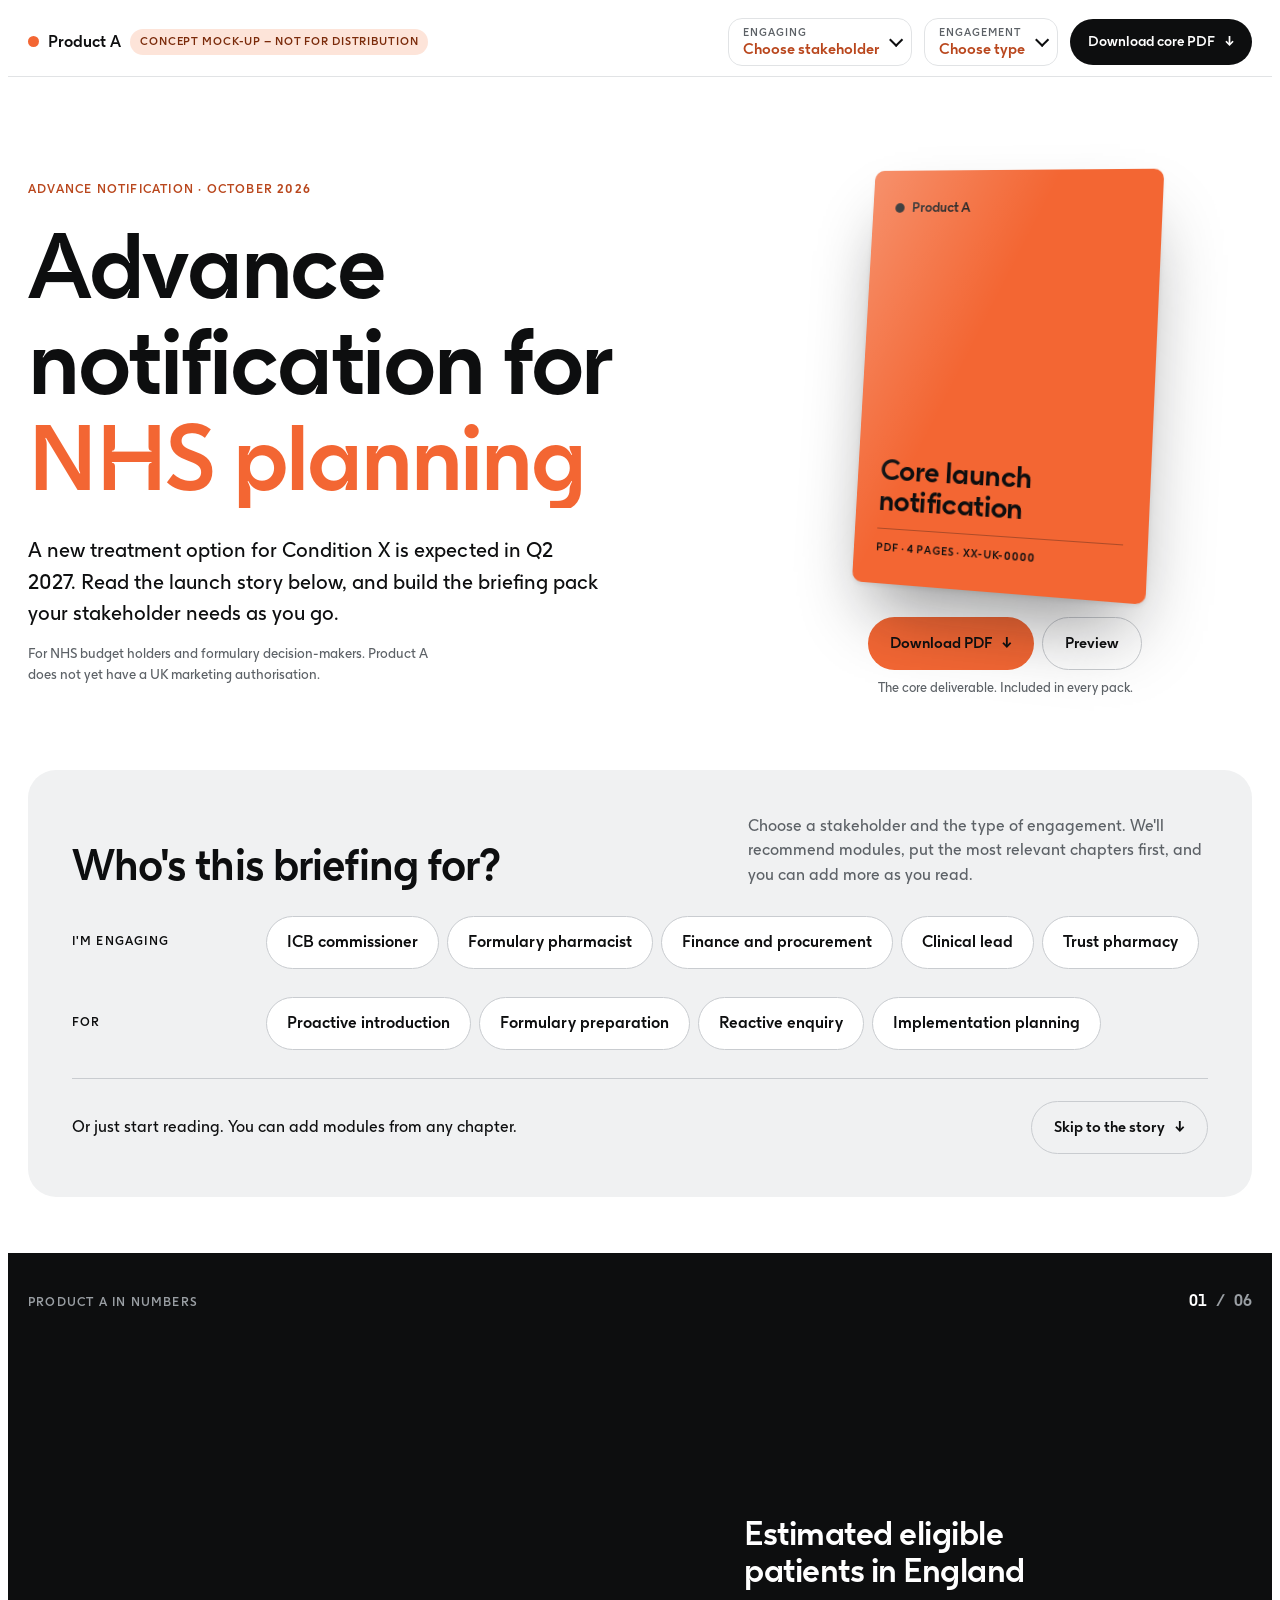
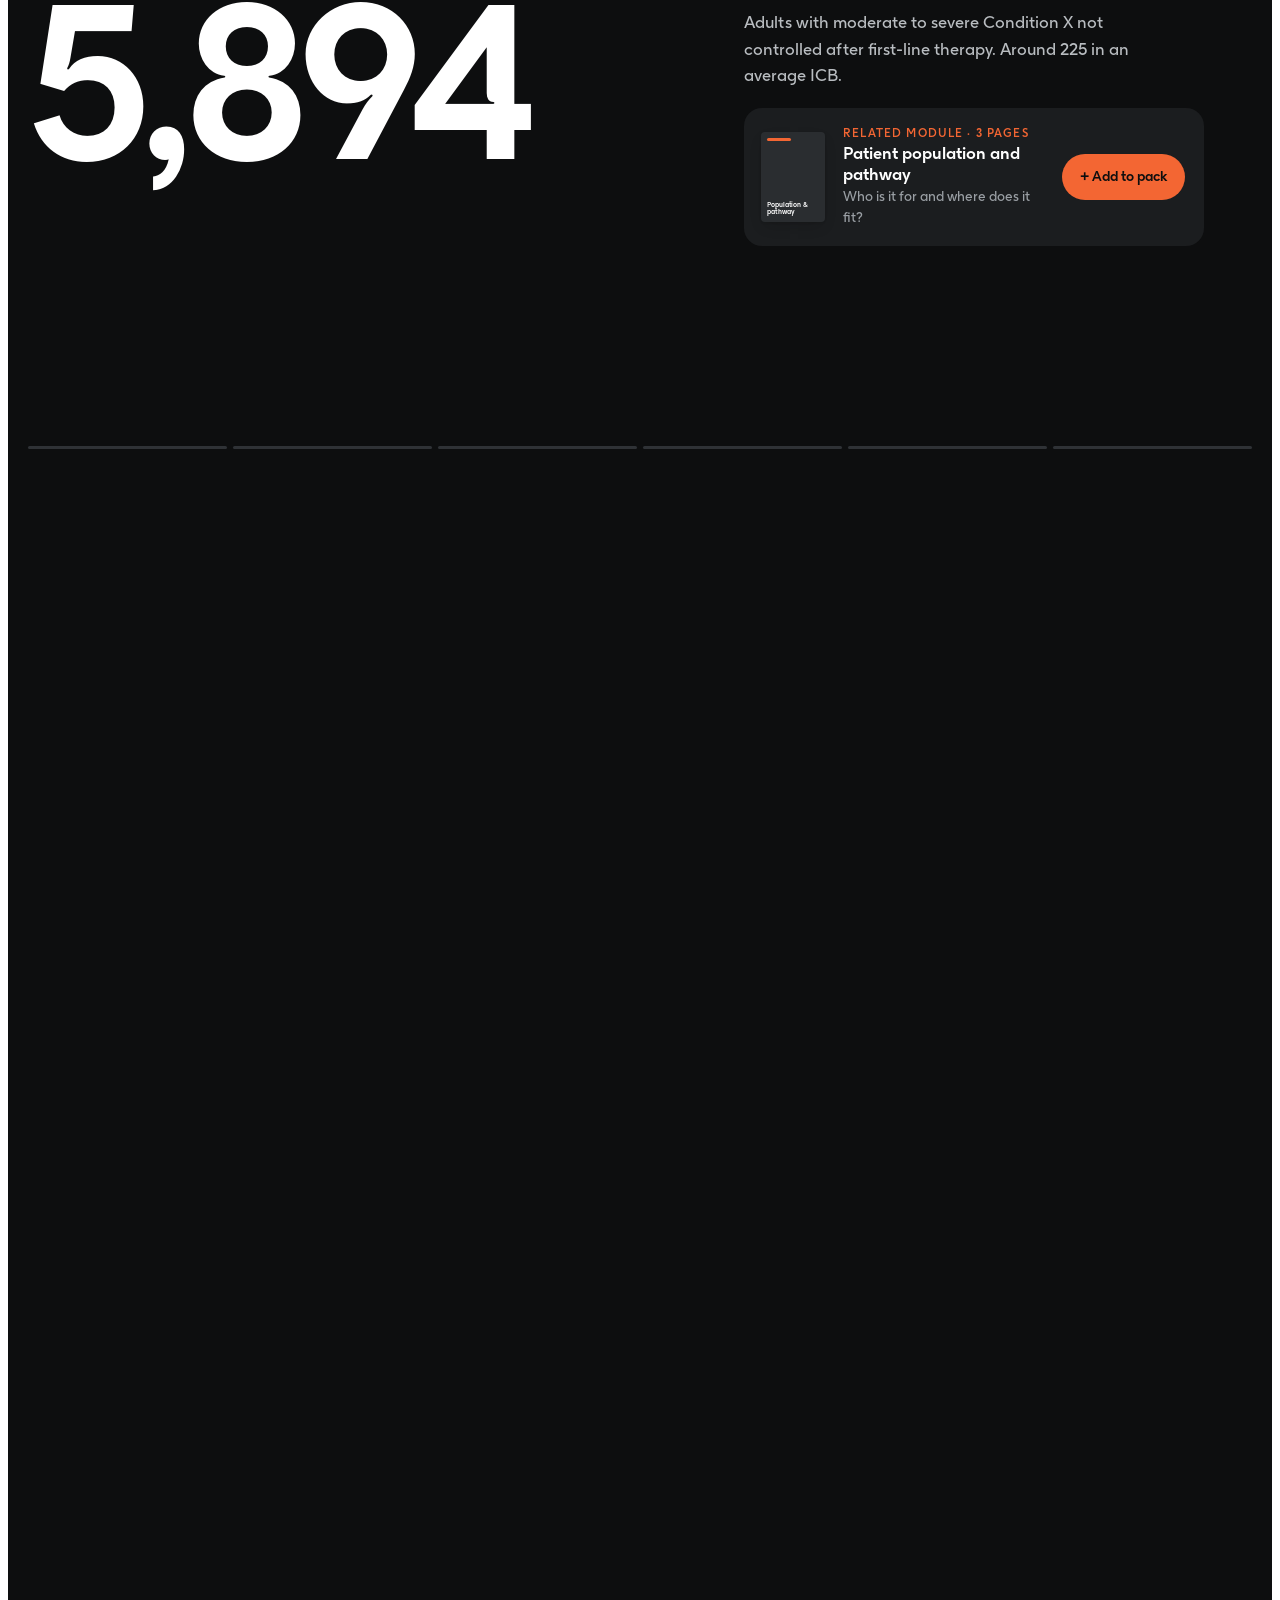
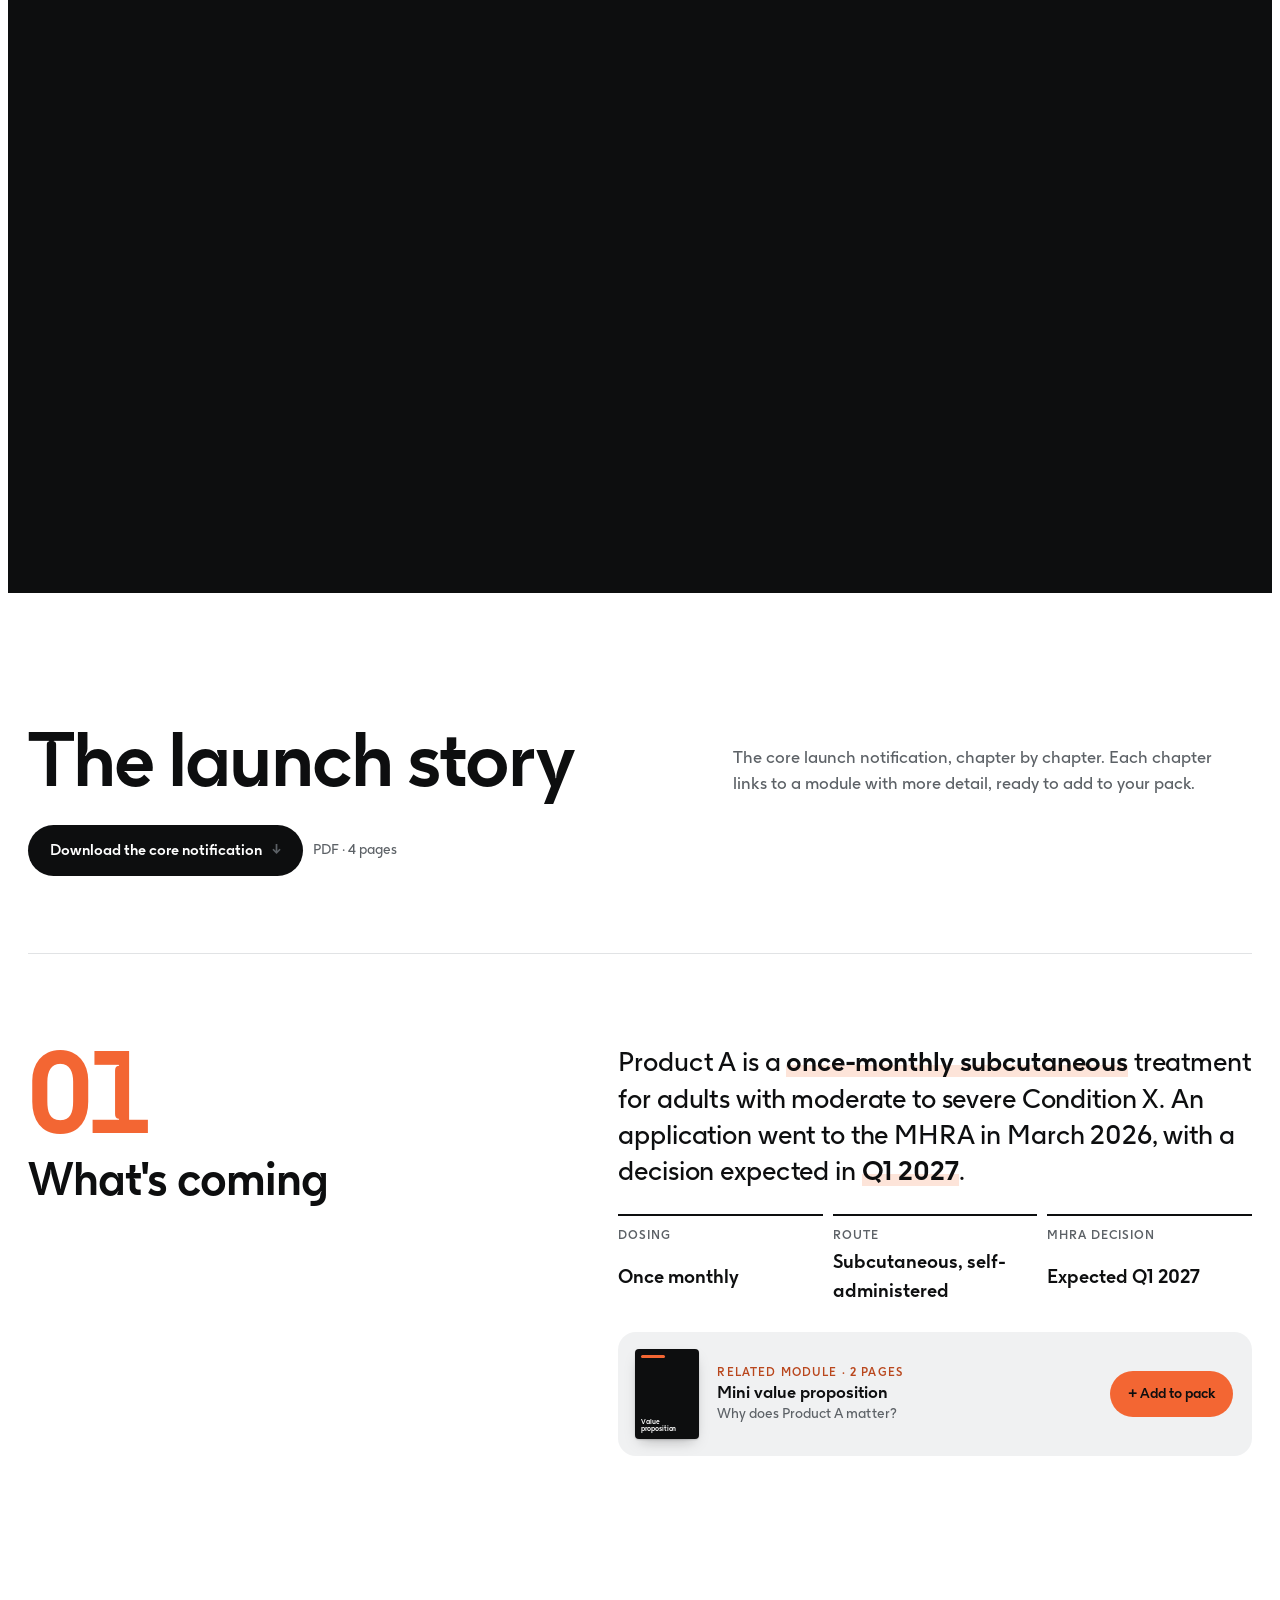
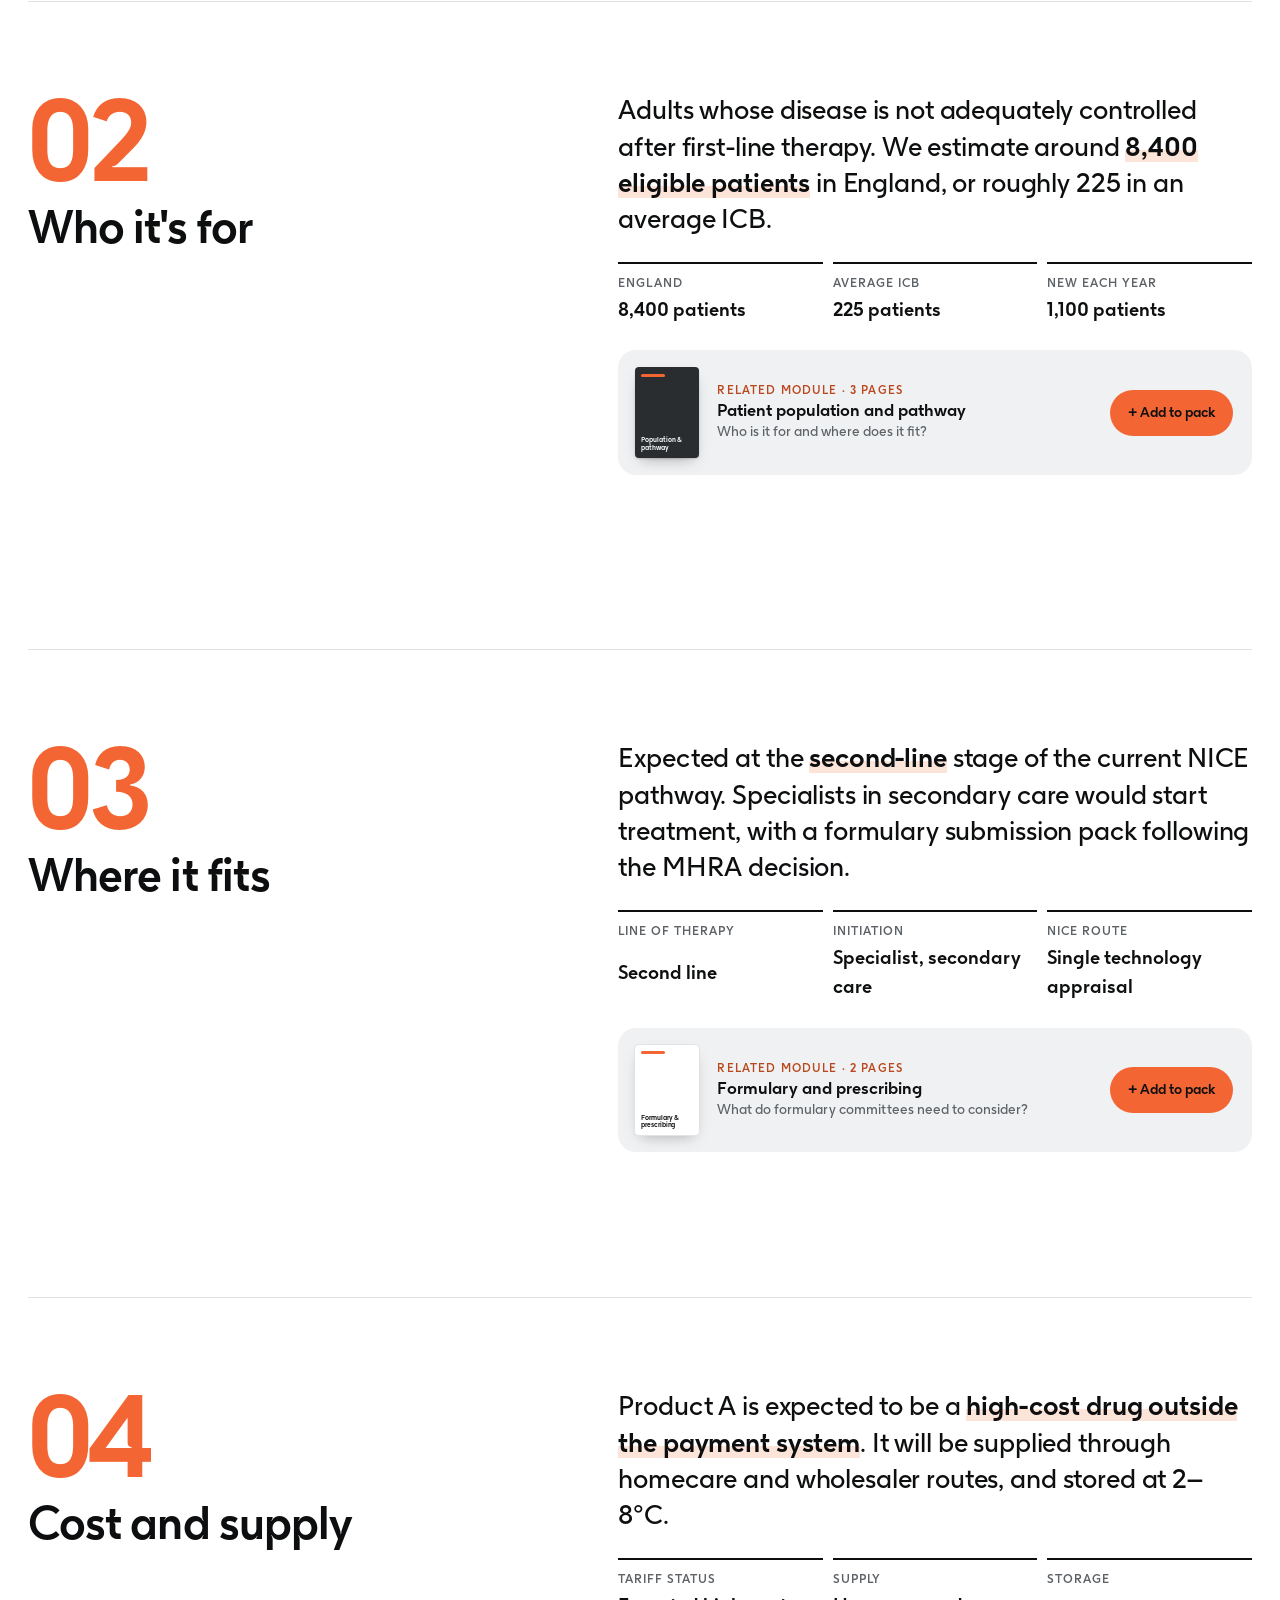
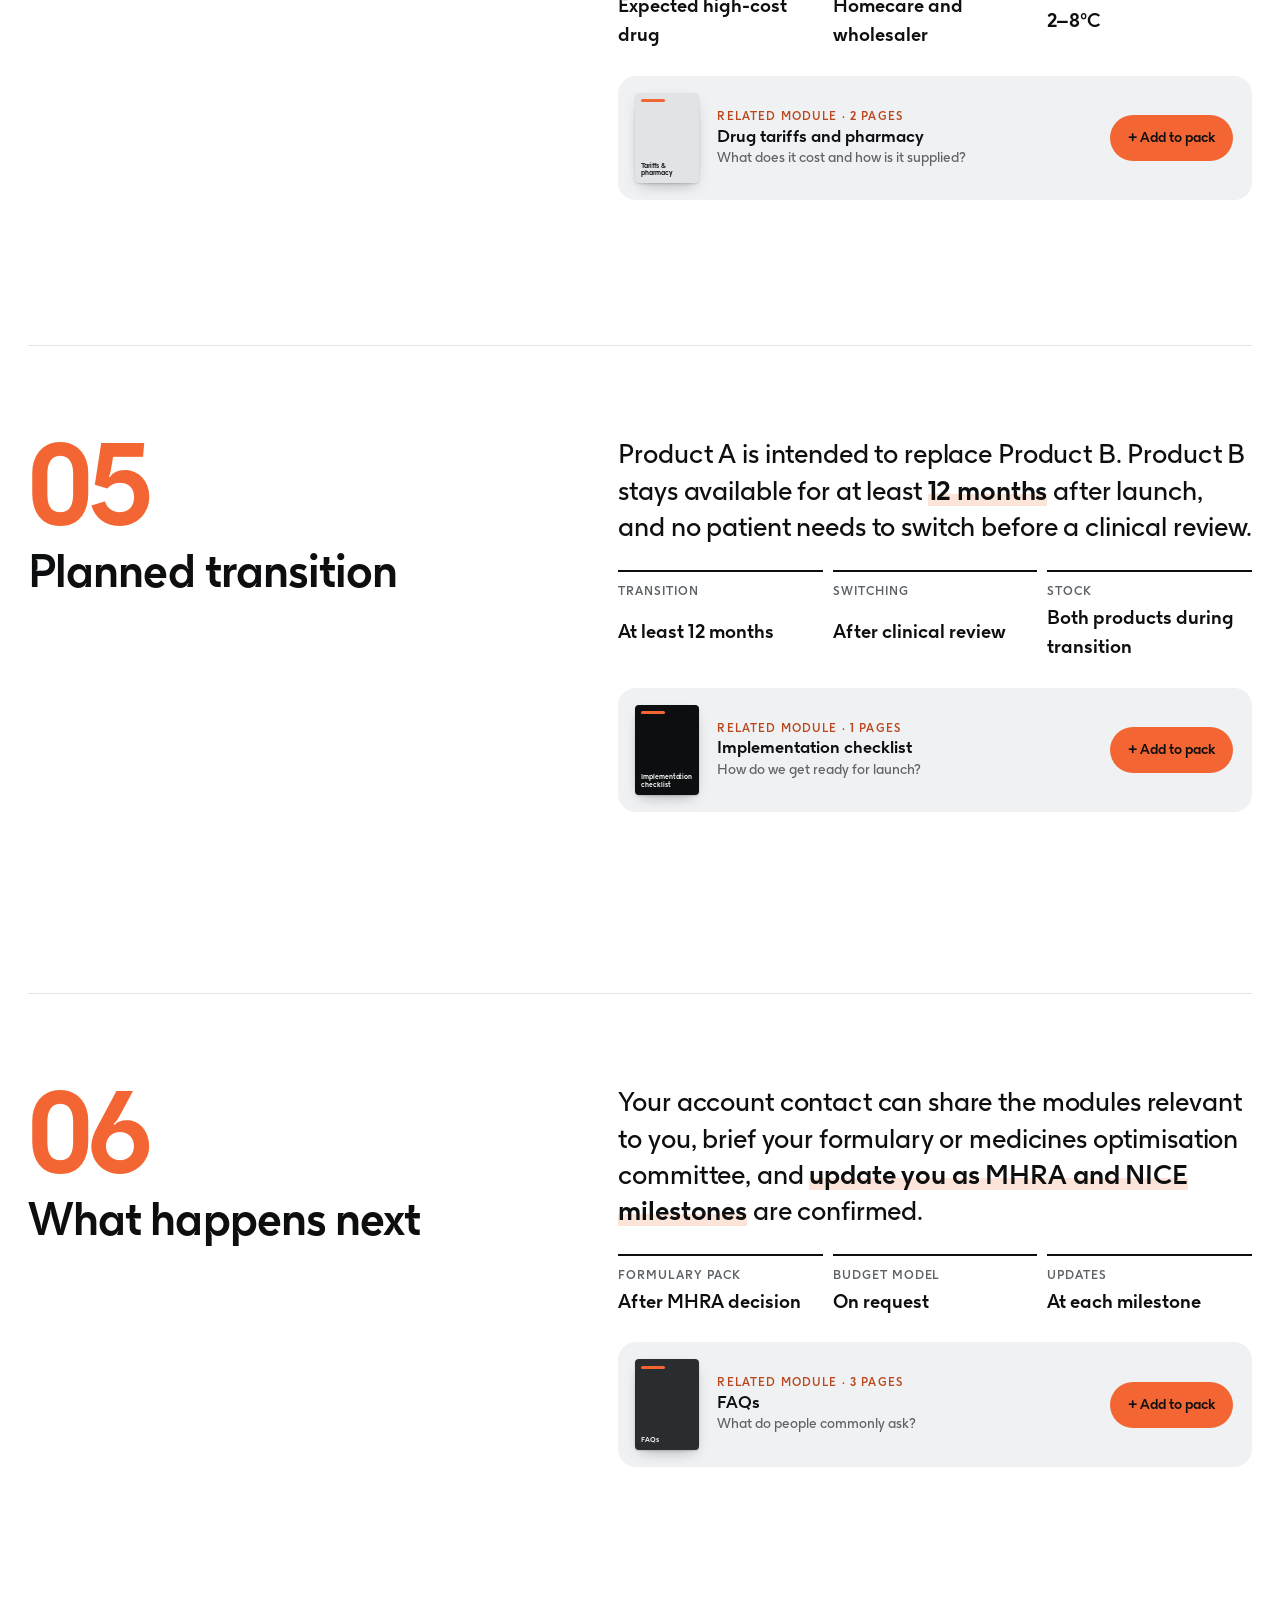
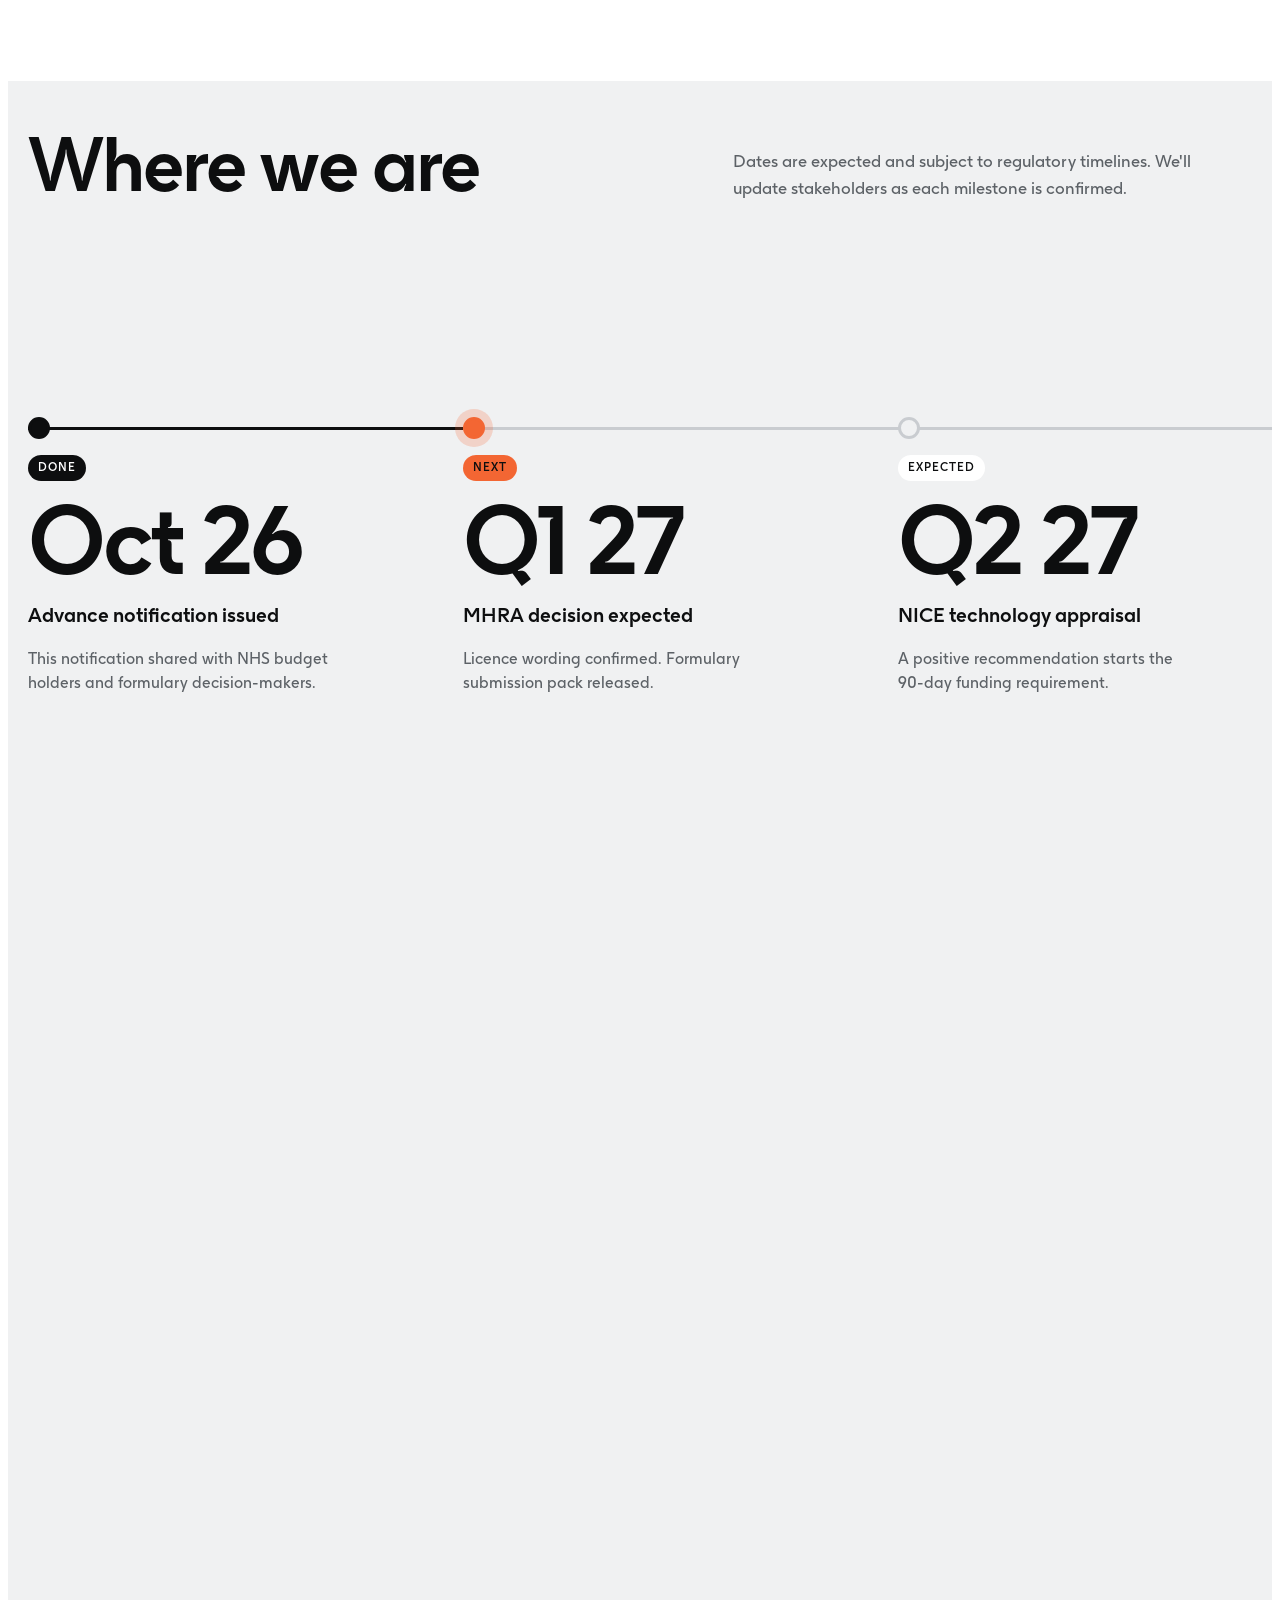
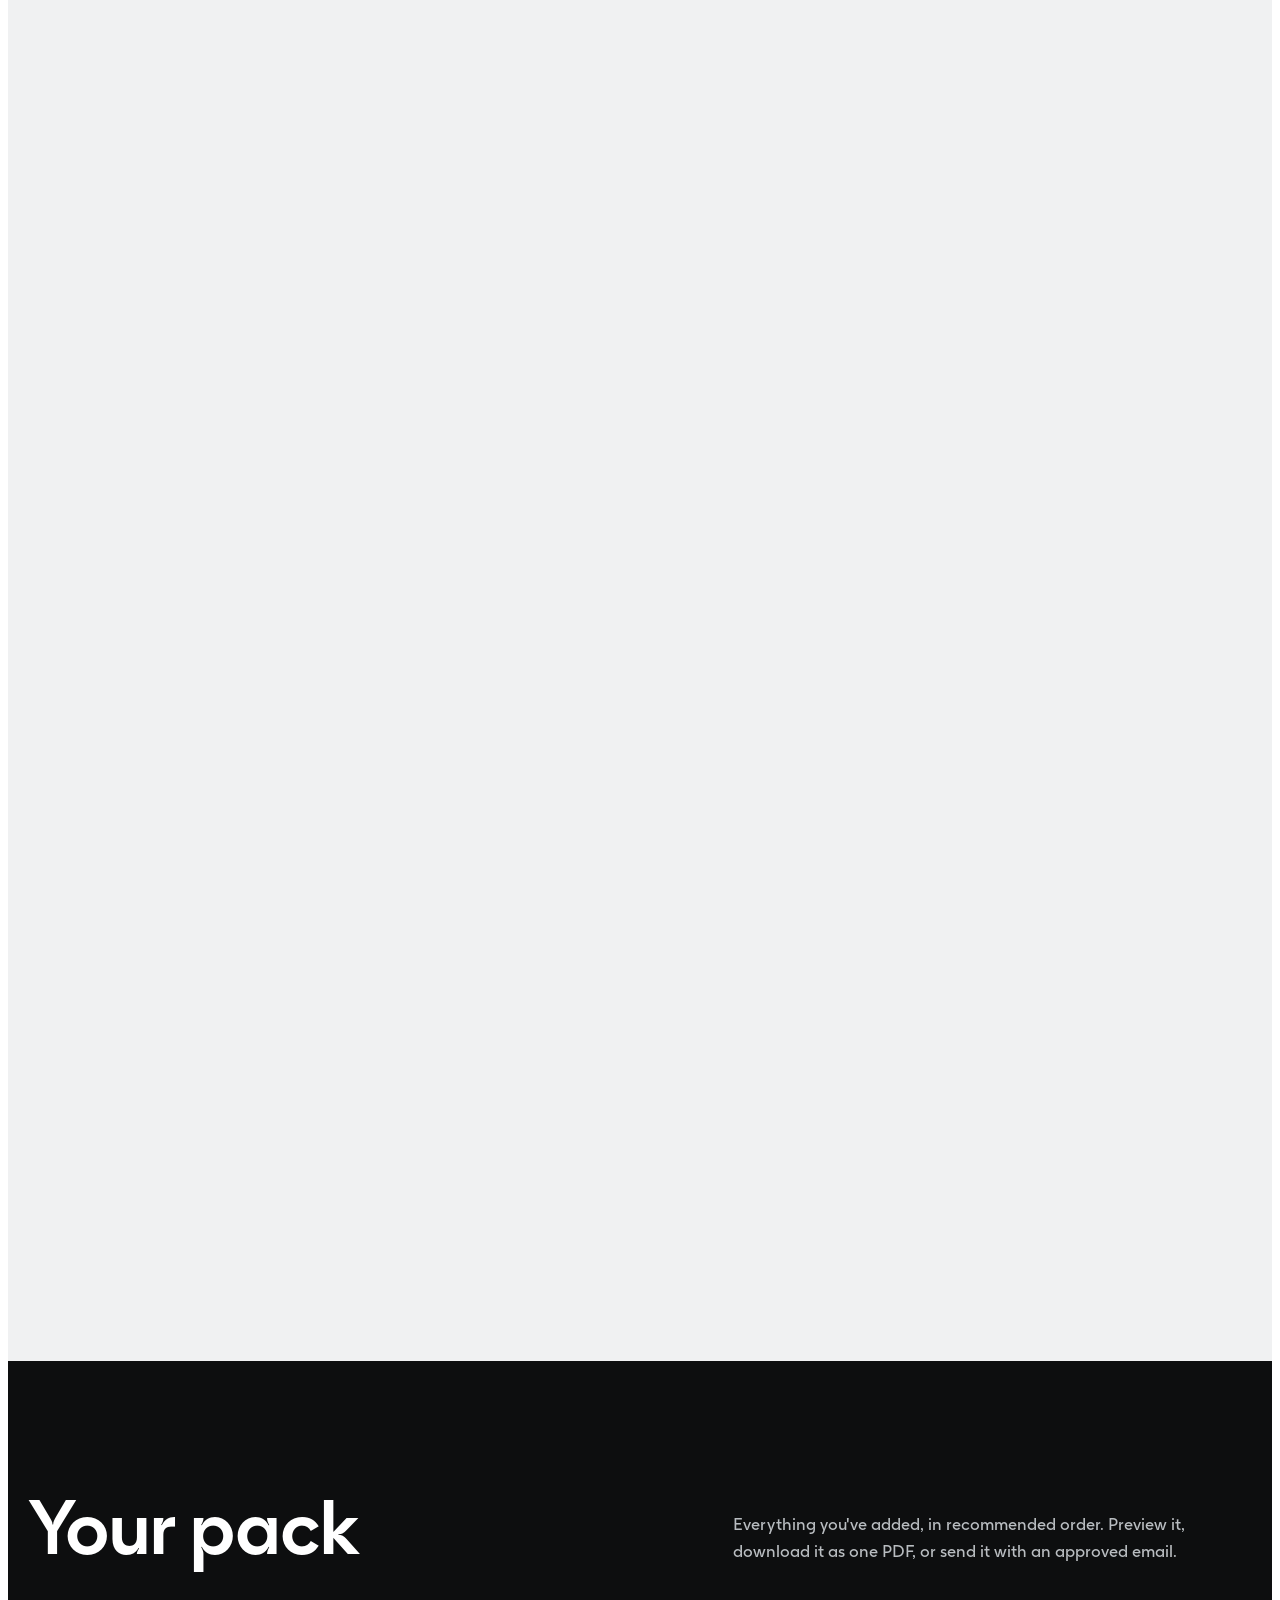
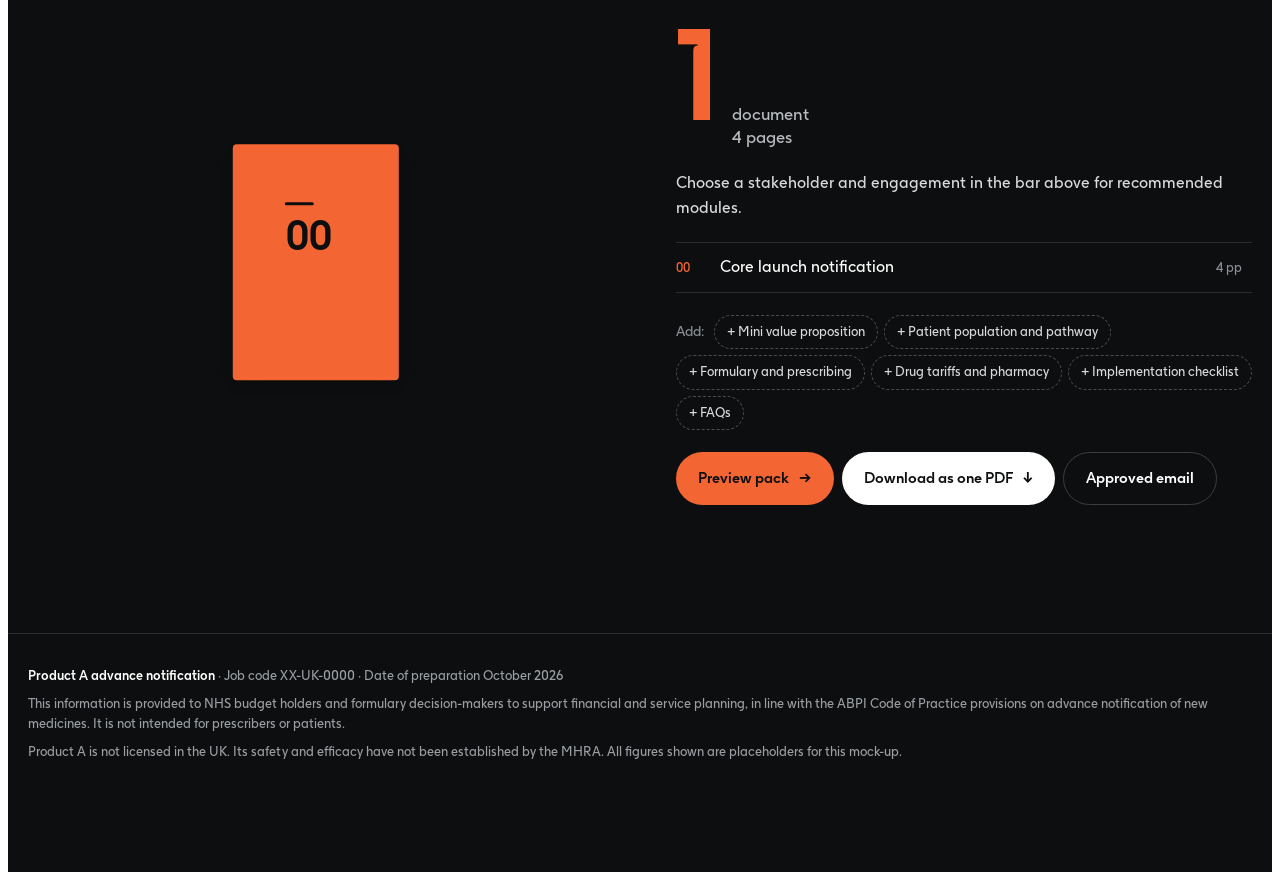
<file: product-a-launch-story.html>
<!doctype html>
<html lang="en-GB">
<head>
<meta charset="utf-8">
<meta name="viewport" content="width=device-width, initial-scale=1, viewport-fit=cover">
<title>Product A Launch Story</title>
<meta name="claude:viewport-fit-sides" content="cover">
<style>
@font-face { font-family: "GSK"; src: url([data-uri]) format("woff"); font-weight: 300; font-style: normal; font-display: swap; }
@font-face { font-family: "GSK"; src: url([data-uri]) format("woff"); font-weight: 400; font-style: normal; font-display: swap; }
@font-face { font-family: "GSK"; src: url([data-uri]) format("woff"); font-weight: 400; font-style: italic; font-display: swap; }
@font-face { font-family: "GSK"; src: url([data-uri]) format("woff"); font-weight: 700; font-style: normal; font-display: swap; }
/* Layout: a scroll story under a sticky builder bar — hero with core PDF and builder, pinned numbers scene, sticky-split story chapters with module prompts, horizontal-scroll timeline, black pack finale; a PDF-cover dock collects the pack */
:root {
  --white: #ffffff;
  --grey: #f0f1f2;
  --grey-2: #e1e3e5;
  --grey-3: #c9ccd0;
  --black: #0d0e0f;
  --ink-2: #2a2d30;
  --muted: #5c6166;
  --orange: #f36633;
  --orange-ink: #b9461c;
  --orange-soft: #fde4d9;
  --font: "GSK", Arial, sans-serif;
  --bar-h: 68px;
  --radius: 18px;
  --ease: cubic-bezier(.2, .7, .1, 1);
  color-scheme: light;
}
* { box-sizing: border-box; }
[hidden] { display: none !important; }
body { background: var(--white); color: var(--black); font-family: var(--font); font-size: 16px; line-height: 1.55; }
h1, h2, h3, h4 { margin: 0; text-wrap: balance; font-weight: 700; }
p { margin: 0; }
button { font: inherit; color: inherit; }
:focus-visible { outline: 2px solid var(--black); outline-offset: 3px; }
.wrap { max-width: 1320px; margin: 0 auto; padding-left: max(20px, env(safe-area-inset-left, 0px)); padding-right: max(20px, env(safe-area-inset-right, 0px)); }
.label { font-size: 12px; letter-spacing: .1em; text-transform: uppercase; font-weight: 700; }
@media (prefers-reduced-motion: reduce) { *, *::before, *::after { transition-duration: .01ms !important; animation-duration: .01ms !important; } }

/* Buttons */
.btn { white-space: nowrap; border: 0; border-radius: 999px; padding: 14px 22px; font-weight: 700; font-size: 15px; cursor: pointer; display: inline-flex; align-items: center; gap: 10px; text-decoration: none; transition: transform .2s var(--ease), background .2s, color .2s, border-color .2s; }
.btn:hover { transform: translateY(-2px); }
.btn-orange { background: var(--orange); color: var(--black); }
.btn-black { background: var(--black); color: var(--white); }
.btn-white { background: var(--white); color: var(--black); }
.btn-line { background: transparent; border: 1.5px solid var(--grey-3); color: var(--black); }
.btn-line:hover { border-color: var(--black); }
.btn-line-dark { background: transparent; border: 1.5px solid #3b3e41; color: var(--white); }
.btn-line-dark:hover { border-color: var(--white); }

/* Sticky builder bar */
body::before { content: ""; position: fixed; inset: 0 0 auto; height: env(safe-area-inset-top, 0px); z-index: 30; background: var(--white); }
.bar { position: sticky; top: env(safe-area-inset-top, 0px); z-index: 25; background: rgba(255, 255, 255, .9); backdrop-filter: saturate(1.4) blur(14px); -webkit-backdrop-filter: saturate(1.4) blur(14px); border-bottom: 1px solid var(--grey-2); }
.bar .wrap { height: var(--bar-h); display: flex; align-items: center; gap: 12px; }
.brand { display: flex; align-items: center; gap: 9px; font-weight: 700; white-space: nowrap; margin-right: auto; }
.concept { font-size: 11px; letter-spacing: .08em; text-transform: uppercase; font-weight: 700; background: #fde4d9; color: #7a2a0a; padding: 4px 10px; border-radius: 999px; white-space: nowrap; }
.concept-strip { display: none; background: var(--black); color: var(--white); text-align: center; font-size: 11px; letter-spacing: .08em; text-transform: uppercase; font-weight: 700; padding: 6px 16px; }
.brand i { width: 11px; height: 11px; border-radius: 50%; background: var(--orange); }
.pick { position: relative; }
.pick-btn { display: grid; grid-template-columns: minmax(0, 1fr) auto; column-gap: 10px; align-items: center; text-align: left; border: 1.5px solid var(--grey-2); background: var(--white); border-radius: 14px; padding: 6px 12px 6px 14px; cursor: pointer; min-height: 48px; transition: border-color .2s; }
.pick-btn:hover, .pick-btn[aria-expanded="true"] { border-color: var(--black); }
.pick-btn small { grid-column: 1; font-size: 10.5px; letter-spacing: .1em; text-transform: uppercase; color: var(--muted); font-weight: 700; line-height: 1.2; }
.pick-btn b { grid-column: 1; font-size: 15px; line-height: 1.25; white-space: nowrap; }
.pick-btn b.empty { color: var(--orange-ink); }
.pick-btn .chev { grid-column: 2; grid-row: 1 / span 2; width: 10px; height: 10px; border-right: 2px solid currentColor; border-bottom: 2px solid currentColor; transform: rotate(45deg) translateY(-3px); transition: transform .2s; }
.pick-btn[aria-expanded="true"] .chev { transform: rotate(225deg) translateY(-1px); }
.menu { position: absolute; top: calc(100% + 8px); left: 0; z-index: 2; min-width: 260px; background: var(--white); border: 1.5px solid var(--grey-2); border-radius: 16px; box-shadow: 0 20px 50px rgba(13, 14, 15, .16); padding: 6px; display: grid; gap: 2px; }
.menu button { border: 0; background: none; text-align: left; padding: 10px 12px; border-radius: 10px; cursor: pointer; display: grid; gap: 1px; }
.menu button:hover { background: var(--grey); }
.menu button[aria-pressed="true"] { background: var(--black); color: var(--white); }
.menu button b { font-size: 15px; }
.menu button span { font-size: 13px; color: var(--muted); }
.menu button[aria-pressed="true"] span { color: #b9bdc1; }
.bar-core { white-space: nowrap; padding: 12px 18px; font-size: 14px; }
.readbar { position: absolute; left: 0; right: 0; bottom: -1px; height: 3px; background: var(--orange); transform-origin: left; transform: scaleX(0); }
.bar-core .short { display: none; }
@media (max-width: 1080px) { .bar-core .long { display: none; } .bar-core .short { display: inline; } }
@media (max-width: 1240px) { .brand .concept { font-size: 10px; } }
@media (max-width: 900px) { .brand .concept { display: none; } .concept-strip { display: block; } }
@media (max-width: 640px) {
  :root { --bar-h: 64px; }
  .pick-btn .chev { width: 8px; height: 8px; }
  .brand { display: none; }
  .bar .wrap { gap: 8px; }
  .pick { flex: 1; min-width: 0; }
  .pick-btn { width: 100%; padding: 5px 10px; }
  .pick-btn b { overflow: hidden; text-overflow: ellipsis; font-size: 14px; }
  .menu { position: fixed; left: 12px; right: 12px; top: calc(env(safe-area-inset-top, 0px) + var(--bar-h) + 8px); min-width: 0; }
  .bar-core { padding: 12px 14px; }
}

/* Hero */
.hero .wrap { padding-block: clamp(40px, 7vw, 96px) 56px; display: grid; gap: clamp(40px, 6vw, 72px); }
.hero-top { display: grid; grid-template-columns: minmax(0, 1.35fr) minmax(0, 1fr); gap: 40px 64px; align-items: center; }
@media (max-width: 900px) { .hero-top { grid-template-columns: minmax(0, 1fr); } }
.eyebrow { color: var(--orange-ink); margin-bottom: 22px; }
.hero h1 { font-size: clamp(46px, 7.2vw, 104px); line-height: .98; letter-spacing: -.025em; }
.hero h1 .line { display: block; overflow: hidden; padding-bottom: .06em; }
.hero h1 .line span { display: block; animation: rise .9s var(--ease) both; }
.hero h1 .line:nth-child(2) span { animation-delay: .08s; }
.hero h1 .line:nth-child(3) span { animation-delay: .16s; }
.hero h1 .line:nth-child(3) span { color: var(--orange); }
@keyframes rise { from { transform: translateY(60%); } to { transform: none; } }
.hero-lede { font-size: clamp(18px, 1.6vw, 21px); max-width: 44ch; margin-top: 26px; }
.hero-note { font-size: 13.5px; color: var(--muted); max-width: 52ch; margin-top: 14px; }
.core-feature { display: grid; justify-items: center; gap: 26px; }
.cover-lg { width: min(300px, 70vw); aspect-ratio: 1 / 1.414; border-radius: 10px; background: var(--orange); color: var(--black); padding: 28px 24px; display: grid; grid-template-rows: auto 1fr auto; box-shadow: 0 2px 4px rgba(13, 14, 15, .08), 0 40px 70px -20px rgba(13, 14, 15, .45); transform: perspective(1200px) rotateY(-14deg) rotateX(4deg) rotate(2deg); transition: transform .6s var(--ease); position: relative; overflow: hidden; }
.cover-lg::after { content: ""; position: absolute; inset: 0; background: linear-gradient(115deg, rgba(255, 255, 255, .28), transparent 40%); pointer-events: none; }
.core-feature:hover .cover-lg { transform: perspective(1200px) rotateY(0) rotateX(0) rotate(0); }
.cover-lg .brandline { display: flex; align-items: center; gap: 8px; font-weight: 700; font-size: 14px; }
.cover-lg .brandline i { width: 10px; height: 10px; border-radius: 50%; background: var(--black); }
.cover-lg h2 { align-self: end; font-size: 30px; line-height: 1.02; letter-spacing: -.02em; }
.cover-lg .meta { font-size: 11px; letter-spacing: .08em; text-transform: uppercase; font-weight: 700; margin-top: 14px; border-top: 1.5px solid rgba(13, 14, 15, .3); padding-top: 10px; }
.core-actions { display: flex; flex-wrap: wrap; gap: 8px; justify-content: center; }
.core-actions small { width: 100%; text-align: center; color: var(--muted); font-size: 13px; }

/* Builder (first step) */
.builder { background: var(--grey); border-radius: 28px; padding: clamp(22px, 3.4vw, 44px); display: grid; gap: 28px; }
.builder-head { display: flex; justify-content: space-between; gap: 12px 32px; align-items: end; flex-wrap: wrap; }
.builder-head h2 { font-size: clamp(28px, 3.4vw, 44px); line-height: 1.05; letter-spacing: -.02em; }
.builder-head p { color: var(--muted); max-width: 46ch; }
.brow { display: grid; grid-template-columns: 170px minmax(0, 1fr); gap: 12px 24px; align-items: start; }
.brow > .label { padding-top: 16px; }
@media (max-width: 760px) { .brow { grid-template-columns: minmax(0, 1fr); } .brow > .label { padding-top: 0; } }
.chips { display: flex; flex-wrap: wrap; gap: 8px; }
.chip { border: 1.5px solid var(--grey-3); background: var(--white); border-radius: 999px; padding: 13px 20px; font-size: 16px; font-weight: 700; cursor: pointer; transition: background .2s, color .2s, border-color .2s, transform .2s var(--ease); display: inline-flex; align-items: center; gap: 10px; }
.chip:hover { border-color: var(--black); transform: translateY(-2px); }
.chip[aria-pressed="true"] { background: var(--black); border-color: var(--black); color: var(--white); }
.chip[aria-pressed="true"]::before { content: ""; width: 8px; height: 8px; border-radius: 50%; background: var(--orange); }
.builder-status { display: flex; align-items: center; gap: 14px; flex-wrap: wrap; border-top: 1.5px solid var(--grey-3); padding-top: 22px; font-size: 16px; }
.builder-status b { font-weight: 700; }
.builder-status .go { margin-left: auto; }

/* Section heads */
.sec-head { display: grid; grid-template-columns: minmax(0, 1fr) minmax(0, .8fr); gap: 16px 56px; align-items: end; }
.sec-head h2 { font-size: clamp(40px, 6vw, 84px); line-height: .98; letter-spacing: -.025em; }
.sec-head p { color: var(--muted); font-size: 17px; max-width: 48ch; }
@media (max-width: 800px) { .sec-head { grid-template-columns: minmax(0, 1fr); } }

/* Pinned numbers scene */
.stats { height: 460vh; position: relative; background: var(--black); color: var(--white); }
.stats-pin { position: sticky; top: calc(env(safe-area-inset-top, 0px) + var(--bar-h)); height: calc(100svh - var(--bar-h) - env(safe-area-inset-top, 0px)); overflow: hidden; }
.stats-pin .wrap { height: 100%; display: grid; grid-template-rows: auto minmax(0, 1fr) auto; padding-block: clamp(20px, 4vh, 44px); }
.stats-top { display: flex; justify-content: space-between; align-items: center; gap: 16px; }
.stats-top .label { color: #9a9fa4; }
.stat-count { font-variant-numeric: tabular-nums; color: #9a9fa4; font-weight: 700; }
.stat-count b { color: var(--white); }
.slides { position: relative; }
.slide { position: absolute; inset: 0; display: grid; grid-template-columns: minmax(0, 1.3fr) minmax(0, 1fr); gap: 24px 56px; align-items: center; opacity: 0; transform: translateY(40px); transition: opacity .6s var(--ease), transform .6s var(--ease); pointer-events: none; }
.slide.on { opacity: 1; transform: none; pointer-events: auto; }
.slide.past { transform: translateY(-40px); }
.slide .num { font-size: clamp(88px, 17vw, 260px); line-height: .85; letter-spacing: -.04em; font-weight: 700; white-space: nowrap; }
.slide .num em { font-style: normal; color: var(--orange); }
.slide .num small { font-size: .3em; letter-spacing: -.01em; margin-left: .15em; }
.slide .copy { display: grid; gap: 20px; align-content: center; }
.slide .copy h3 { font-size: clamp(24px, 2.6vw, 36px); line-height: 1.12; letter-spacing: -.015em; }
.slide .copy p { color: #b9bdc1; font-size: 17px; max-width: 40ch; }
@media (max-width: 800px) { .slide { grid-template-columns: minmax(0, 1fr); align-content: center; } }
.stats-rail { display: flex; gap: 6px; }
.stats-rail i { flex: 1; height: 3px; background: #2f3236; border-radius: 2px; overflow: hidden; position: relative; }
.stats-rail i::after { content: ""; position: absolute; inset: 0; background: var(--orange); transform: scaleX(var(--f, 0)); transform-origin: left; }

/* Module prompt */
.prompt { display: grid; grid-template-columns: 64px minmax(0, 1fr) auto; gap: 18px; align-items: center; background: var(--grey); border-radius: 18px; padding: 16px 18px 16px 16px; border: 1.5px solid transparent; transition: border-color .3s, background .3s; }
.prompt.in { background: var(--white); border-color: var(--black); }
.prompt .cv { width: 64px; }
.prompt .p-label { color: var(--orange-ink); font-size: 11.5px; }
.prompt .p-title { font-weight: 700; font-size: 17px; line-height: 1.25; }
.prompt .p-q { font-size: 14px; color: var(--muted); }
.prompt .rec { display: inline-block; background: var(--black); color: var(--white); font-size: 11px; letter-spacing: .06em; text-transform: uppercase; font-weight: 700; padding: 3px 9px; border-radius: 999px; margin-left: 6px; vertical-align: 2px; }
.add-btn { border: 0; border-radius: 999px; padding: 12px 18px; font-weight: 700; font-size: 14px; cursor: pointer; white-space: nowrap; background: var(--orange); color: var(--black); transition: background .2s, color .2s, transform .2s var(--ease); }
.add-btn:hover { transform: translateY(-2px); }
.add-btn[aria-pressed="true"] { background: var(--black); color: var(--white); }
@media (max-width: 560px) { .prompt { grid-template-columns: 48px minmax(0, 1fr); } .prompt .cv { width: 48px; } .add-btn { grid-column: 1 / -1; justify-self: start; } }
.slide .prompt { background: #1b1d1f; color: var(--white); max-width: 460px; }
.slide .prompt .p-q { color: #9a9fa4; }
.slide .prompt .p-label { color: var(--orange); }
.slide .prompt.in { background: #1b1d1f; border-color: var(--orange); }
.slide .prompt .add-btn[aria-pressed="true"] { background: var(--white); color: var(--black); }

/* Mini PDF covers */
.cv { aspect-ratio: 1 / 1.414; border-radius: 4px; padding: 10% 9%; display: grid; grid-template-rows: auto 1fr; gap: 4px; font-weight: 700; box-shadow: 0 1px 2px rgba(13, 14, 15, .15), 0 6px 14px -6px rgba(13, 14, 15, .35); position: relative; overflow: hidden; flex: none; }
.cv::before { content: ""; height: 3px; width: 46%; background: var(--orange); border-radius: 2px; }
.cv .cv-t { align-self: end; font-size: 7px; line-height: 1.1; letter-spacing: -.01em; }
.cv-core { background: var(--orange); color: var(--black); }
.cv-core::before { background: var(--black); }
.cv-value, .cv-checklist { background: var(--black); color: var(--white); }
.cv-pathway, .cv-faqs { background: var(--ink-2); color: var(--white); }
.cv-formulary { background: var(--white); color: var(--black); box-shadow: 0 0 0 1px var(--grey-2), 0 6px 14px -6px rgba(13, 14, 15, .35); }
.cv-tariffs { background: var(--grey-2); color: var(--black); }
.cv.big .cv-t { font-size: clamp(12px, 1.6vw, 18px); }
.cv.big::before { height: 6px; }

/* Story */
.story { padding-block: clamp(72px, 10vw, 140px) 40px; }
.story-intro { display: grid; gap: 28px; margin-bottom: clamp(40px, 6vw, 80px); }
.story-intro .row { display: flex; gap: 10px; flex-wrap: wrap; align-items: center; }
.story-intro .row span { color: var(--muted); font-size: 14px; }
.chapter { display: grid; grid-template-columns: minmax(0, .9fr) minmax(0, 1.1fr); gap: 32px 72px; padding-block: clamp(48px, 7vw, 96px); border-top: 1.5px solid var(--grey-2); min-height: 72vh; }
.ch-side { position: sticky; top: calc(env(safe-area-inset-top, 0px) + var(--bar-h) + 40px); align-self: start; display: grid; gap: 14px; }
.ch-n { font-size: clamp(64px, 9vw, 132px); font-weight: 700; line-height: .85; letter-spacing: -.04em; color: var(--grey-2); transition: color .5s; font-variant-numeric: tabular-nums; }
.chapter.seen .ch-n { color: var(--orange); }
.ch-side h3 { font-size: clamp(30px, 3.6vw, 52px); line-height: 1.02; letter-spacing: -.02em; }
.ch-for { justify-self: start; background: var(--orange-soft); color: #7a2a0a; padding: 5px 12px; border-radius: 999px; font-size: 12px; letter-spacing: .06em; text-transform: uppercase; font-weight: 700; }
.ch-body { display: grid; gap: 26px; align-content: start; }
.ch-body .lead { font-size: clamp(21px, 2.1vw, 28px); line-height: 1.35; letter-spacing: -.005em; }
.ch-body .lead b { background: linear-gradient(transparent 62%, var(--orange-soft) 62%); }
.ch-facts { display: grid; grid-template-columns: repeat(auto-fit, minmax(150px, 1fr)); gap: 10px; }
.ch-facts div { border-top: 2px solid var(--black); padding-top: 10px; display: grid; gap: 2px; }
.ch-facts span { font-size: 12px; letter-spacing: .08em; text-transform: uppercase; color: var(--muted); font-weight: 700; }
.ch-facts b { font-size: 19px; }
@media (max-width: 860px) { .chapter { grid-template-columns: minmax(0, 1fr); min-height: 0; } .ch-side { position: static; } }

/* Horizontal timeline */
.tl { height: 320vh; position: relative; background: var(--grey); }
.tl-pin { grid-template-columns: minmax(0, 1fr); position: sticky; top: calc(env(safe-area-inset-top, 0px) + var(--bar-h)); height: calc(100svh - var(--bar-h) - env(safe-area-inset-top, 0px)); overflow: hidden; display: grid; grid-template-rows: auto minmax(0, 1fr); }
.tl-pin .wrap { width: 100%; padding-block: clamp(24px, 5vh, 56px) 0; }
.tl-track { min-width: 0; display: flex; gap: 0; align-items: center; padding-left: max(20px, calc((100vw - 1320px) / 2 + 20px)); will-change: transform; }
.ms { flex: none; width: clamp(280px, 34vw, 460px); padding-right: 40px; display: grid; gap: 16px; position: relative; }
.ms .dot { width: 22px; height: 22px; border-radius: 50%; border: 3px solid var(--grey-3); background: var(--grey); position: relative; z-index: 1; }
.ms::before { content: ""; position: absolute; top: 10px; left: 0; right: 0; height: 3px; background: var(--grey-3); }
.ms.done .dot { background: var(--black); border-color: var(--black); }
.ms.done::before { background: var(--black); }
.ms.now .dot { background: var(--orange); border-color: var(--orange); box-shadow: 0 0 0 8px rgba(243, 102, 51, .22); }
.ms .when { font-size: clamp(56px, 7.5vw, 112px); font-weight: 700; line-height: .9; letter-spacing: -.035em; }
.ms .what { font-size: 20px; font-weight: 700; }
.ms p { color: var(--muted); max-width: 30ch; }
.ms .tag { justify-self: start; font-size: 11.5px; letter-spacing: .08em; text-transform: uppercase; font-weight: 700; padding: 4px 10px; border-radius: 999px; background: var(--white); }
.ms.now .tag { background: var(--orange); color: var(--black); }
.ms.done .tag { background: var(--black); color: var(--white); }

/* Pack finale */
.finale { background: var(--black); color: var(--white); padding-block: clamp(72px, 10vw, 140px); }
.finale .sec-head p { color: #b9bdc1; }
.finale-grid { display: grid; grid-template-columns: minmax(0, 1fr) minmax(0, 1fr); gap: 48px 72px; margin-top: 56px; align-items: center; }
@media (max-width: 900px) { .finale-grid { grid-template-columns: minmax(0, 1fr); } }
.fan { overflow: clip; overflow-clip-margin: 40px; position: relative; height: clamp(280px, 34vw, 440px); }
.fan .cv { position: absolute; top: 50%; left: 50%; width: clamp(110px, 13vw, 170px); transition: transform .6s var(--ease); }
.fan .cv { grid-template-rows: auto auto; align-content: start; }
.fan .cv .cv-t { align-self: start; margin-top: 8px; font-size: clamp(28px, 3.2vw, 40px); letter-spacing: -.04em; line-height: .9; }
.finale-side { display: grid; gap: 22px; }
.fin-count { display: flex; align-items: baseline; gap: 16px; }
.fin-count b { font-size: clamp(80px, 10vw, 140px); line-height: .85; letter-spacing: -.04em; color: var(--orange); }
.fin-count span { color: #b9bdc1; font-size: 17px; line-height: 1.35; }
.fin-for { color: #d9dcdf; }
.fin-for b { color: var(--white); }
.fin-list { list-style: none; margin: 0; padding: 0; border-top: 1px solid #2a2c2e; }
.fin-list li { display: grid; grid-template-columns: 34px minmax(0, 1fr) auto auto; gap: 10px; align-items: center; padding: 12px 0; border-bottom: 1px solid #2a2c2e; }
.fin-list .n { color: #8a8f94; font-variant-numeric: tabular-nums; font-size: 13px; }
.fin-list li.core .n { color: var(--orange); }
.fin-list .pp { color: #8a8f94; font-size: 13px; }
.x-btn { border: 1px solid #3b3e41; background: none; color: #b9bdc1; border-radius: 999px; padding: 4px 10px; font-size: 12.5px; cursor: pointer; }
.x-btn:hover { border-color: var(--white); color: var(--white); }
.fin-more { display: flex; flex-wrap: wrap; gap: 6px; align-items: center; }
.fin-more span { color: #8a8f94; font-size: 14px; margin-right: 4px; }
.fin-more button { border: 1px dashed #4a4d51; background: none; color: #d9dcdf; border-radius: 999px; padding: 6px 12px; font-size: 13px; cursor: pointer; }
.fin-more button:hover { border-color: var(--orange); color: var(--white); }
.fin-btns { display: flex; flex-wrap: wrap; gap: 8px; }

footer { background: var(--black); color: #9a9fa4; font-size: 13px; border-top: 1px solid #2a2c2e; }
footer .wrap { padding-block: 32px calc(110px + env(safe-area-inset-bottom, 0px)); display: grid; gap: 8px; }
footer b { color: var(--white); }

/* Dock */
.dock { position: fixed; left: 50%; bottom: calc(env(safe-area-inset-bottom, 0px) + 18px); z-index: 22; transform: translate(-50%, 0); background: var(--black); color: var(--white); border-radius: 999px; padding: 10px 10px 10px 18px; display: flex; align-items: center; gap: 16px; box-shadow: 0 18px 40px rgba(13, 14, 15, .35); transition: transform .5s var(--ease), opacity .4s; max-width: calc(100% - 24px); }
.dock.away { transform: translate(-50%, 140%); opacity: 0; pointer-events: none; }
.dock.bump { animation: bump .5s var(--ease); }
@keyframes bump { 40% { transform: translate(-50%, -6px) scale(1.04); } }
.dock-stack { display: flex; align-items: center; height: 46px; }
.dock-stack .cv { width: 32px; margin-left: -14px; transition: transform .3s var(--ease); }
.dock-stack .cv:first-child { margin-left: 0; }
.dock:hover .dock-stack .cv { margin-left: -6px; }
.dock:hover .dock-stack .cv:first-child { margin-left: 0; }
.dock-stack .cv .cv-t { display: none; }
.dock-txt { display: grid; line-height: 1.2; }
.dock-txt b { font-size: 15px; white-space: nowrap; }
.dock-txt span { font-size: 12.5px; color: #9a9fa4; white-space: nowrap; }
.dock .btn { padding: 12px 18px; font-size: 14px; }
@media (max-width: 480px) { .dock { gap: 10px; padding-left: 12px; } .dock-txt span { display: none; } }
.flyer { position: fixed; z-index: 40; pointer-events: none; }

/* Pack viewer */
.pm { position: fixed; inset: 0; z-index: 35; background: rgba(13, 14, 15, .72); padding: max(12px, env(safe-area-inset-top, 0px)) max(12px, env(safe-area-inset-right, 0px)) max(12px, env(safe-area-inset-bottom, 0px)) max(12px, env(safe-area-inset-left, 0px)); display: grid; }
.pm-shell { background: var(--grey); border-radius: var(--radius); overflow: hidden; display: grid; grid-template-rows: auto minmax(0, 1fr); width: min(1180px, 100%); margin: 0 auto; }
.pm-bar { background: var(--black); color: var(--white); padding: 16px 20px; display: grid; grid-template-columns: auto minmax(0, 1fr) auto; gap: 14px 24px; align-items: center; }
.pm-bar .label { color: #9a9fa4; }
.pm-bar h2 { font-size: 22px; white-space: nowrap; }
.pm-jump { display: flex; gap: 6px; overflow-x: auto; padding-bottom: 2px; }
.pm-jump button { flex: none; border: 1px solid #3b3e41; background: transparent; color: var(--white); border-radius: 999px; padding: 7px 12px; font-size: 13px; cursor: pointer; white-space: nowrap; }
.pm-jump button:hover { background: var(--white); color: var(--black); }
.pm-actions { display: flex; gap: 8px; align-items: center; }
.pm-actions .btn { padding: 10px 16px; font-size: 14px; }
.pm-close { width: 42px; height: 42px; border-radius: 50%; border: 1px solid #3b3e41; background: transparent; color: var(--white); font-size: 18px; cursor: pointer; }
.pm-close:hover { border-color: var(--white); }
@media (max-width: 860px) { .pm-bar { grid-template-columns: minmax(0, 1fr) auto; } .pm-jump { grid-column: 1 / -1; grid-row: 2; } .pm-actions .btn { display: none; } }
.pm-scroll { overflow-y: auto; padding: 28px max(16px, 4vw) 60px; display: grid; gap: 28px; justify-items: center; scroll-behavior: smooth; }
.pm-note { width: min(760px, 100%); font-size: 13.5px; color: var(--muted); }
.pm-doc { width: min(760px, 100%); display: grid; gap: 14px; scroll-margin-top: 16px; }
.pm-doc-head { display: grid; grid-template-columns: auto minmax(0, 1fr) auto; gap: 14px; align-items: center; }
.pm-doc-head .n { font-size: 36px; font-weight: 700; letter-spacing: -.04em; line-height: 1; }
.pm-doc-head .n.core { color: var(--orange-ink); }
.pm-doc-head .label { color: var(--muted); }
.pm-doc-head h3 { font-size: 22px; }
.pm-doc-head .btns { display: flex; gap: 6px; flex-wrap: wrap; justify-content: flex-end; }
.chip-btn { border: 1.5px solid var(--grey-3); background: var(--white); border-radius: 999px; padding: 7px 14px; font-size: 13px; font-weight: 700; cursor: pointer; white-space: nowrap; }
.chip-btn:hover { border-color: var(--black); }
@media (max-width: 560px) { .pm-doc-head { grid-template-columns: auto minmax(0, 1fr); } .pm-doc-head .btns { grid-column: 1 / -1; justify-content: flex-start; } }
.pm-page { background: var(--white); aspect-ratio: 1 / 1.414; width: 100%; border-radius: 4px; box-shadow: 0 1px 2px rgba(13, 14, 15, .08), 0 12px 32px rgba(13, 14, 15, .08); padding: clamp(22px, 5.5%, 48px); display: grid; grid-template-rows: auto minmax(0, 1fr) auto; gap: 24px; font-size: 13.5px; position: relative; }
@media (max-width: 560px) { .pm-page { aspect-ratio: auto; } }
.pg-top, .pg-foot { display: flex; justify-content: space-between; gap: 12px; align-items: center; color: var(--muted); }
.pg-top { border-bottom: 1px solid var(--grey-2); padding-bottom: 12px; font-size: 11px; letter-spacing: .08em; text-transform: uppercase; font-weight: 700; }
.pg-foot { border-top: 1px solid var(--grey-2); padding-top: 12px; font-size: 10.5px; }
.pg-brand { display: flex; align-items: center; gap: 8px; color: var(--black); font-size: 13px; letter-spacing: 0; text-transform: none; }
.pg-brand i { width: 9px; height: 9px; border-radius: 50%; background: var(--orange); }
.pg-body { display: grid; gap: 16px; align-content: start; min-width: 0; }
.pg-kicker { color: var(--orange-ink); }
.pg-title { font-size: clamp(22px, 3.4vw, 30px); line-height: 1.1; letter-spacing: -.015em; }
.pg-ph { display: grid; gap: 10px; align-content: start; }
.pg-ph b { height: 22px; width: 55%; background: var(--grey-2); border-radius: 4px; margin-bottom: 8px; }
.pg-ph i { height: 9px; background: var(--grey); border-radius: 3px; }
.pg-ph .box { height: 160px; background: var(--grey); border-radius: 8px; margin: 10px 0; }
.pg-stamp { position: absolute; top: 50%; left: 50%; transform: translate(-50%, -50%) rotate(-8deg); border: 2px dashed var(--grey-3); color: var(--muted); padding: 10px 18px; border-radius: 10px; font-size: 12px; background: var(--white); letter-spacing: .08em; text-transform: uppercase; font-weight: 700; }
.pg-cover { display: grid; gap: 18px; align-content: center; min-height: 100%; }
.pg-cover .bar-o { height: 8px; width: 80px; background: var(--orange); border-radius: 4px; }
.pg-cover h1 { font-size: clamp(30px, 5.4vw, 52px); line-height: 1; letter-spacing: -.025em; }
.pg-cover p { font-size: 15px; max-width: 42ch; }
.pg-story { display: grid; }
.pg-story article { display: grid; grid-template-columns: 130px minmax(0, 1fr); gap: 6px 24px; padding-block: 14px; border-top: 1px solid var(--grey-2); }
.pg-story article:first-child { border-top: 0; padding-top: 0; }
.pg-story h4 { font-size: 15px; }
@media (max-width: 560px) { .pg-story article { grid-template-columns: minmax(0, 1fr); } }
/* Module content inside pages */
.module { scroll-margin-top: 20px; }
.mod-body { display: grid; gap: 12px; }
.mod-body h4 { font-size: 15px; margin-top: 6px; }
.mod-body ul { margin: 0; padding-left: 1.1em; display: grid; gap: 6px; }
.facts { display: grid; grid-template-columns: repeat(auto-fit, minmax(170px, 1fr)); gap: 10px; }
.fact { background: var(--grey); border-radius: 12px; padding: 10px 12px; display: grid; gap: 4px; }
.fact span { font-size: 11px; text-transform: uppercase; letter-spacing: .06em; color: var(--muted); font-weight: 700; }
.fact b { font-size: 14px; }
.table-wrap { overflow-x: auto; }
table { border-collapse: collapse; width: 100%; font-size: 14px; font-variant-numeric: tabular-nums; }
th, td { text-align: left; padding: 9px 10px; border-bottom: 1px solid var(--grey-2); }
th { font-size: 11px; text-transform: uppercase; letter-spacing: .06em; color: var(--muted); }
.pathway { display: grid; grid-template-columns: repeat(5, minmax(0, 1fr)); gap: 6px; }
@media (max-width: 700px) { .pathway { grid-template-columns: minmax(0, 1fr); } }
.pstep { background: var(--grey); border-radius: 10px; padding: 12px; display: grid; gap: 4px; font-size: 13px; }
.pstep small { font-size: 10.5px; color: var(--muted); text-transform: uppercase; letter-spacing: .06em; font-weight: 700; }
.pstep b { font-size: 15px; }
.pstep.here { background: var(--orange); }
.pstep.here small { color: var(--black); }
.box { width: 24px; height: 24px; border-radius: 7px; border: 1.5px solid var(--grey-3); display: grid; place-items: center; background: var(--white); }
.box svg { width: 13px; height: 13px; opacity: 0; }
.check { display: grid; gap: 6px; }
.check label { position: relative; display: grid; grid-template-columns: 26px minmax(0, 1fr) auto; gap: 12px; align-items: center; padding: 10px 12px; background: var(--grey); border-radius: 10px; cursor: pointer; }
.check input { position: absolute; opacity: 0; pointer-events: none; }
.check input:checked + .box { background: var(--black); border-color: var(--black); }
.check input:checked + .box svg { opacity: 1; }
.check input:focus-visible + .box { outline: 2px solid var(--black); outline-offset: 3px; }
.check label.done .txt { text-decoration: line-through; color: var(--muted); }
.check .owner { font-size: 12px; color: var(--muted); }
.progressbar { height: 6px; background: var(--grey-2); border-radius: 999px; overflow: hidden; }
.progressbar i { display: block; height: 100%; width: 0; background: var(--orange); transition: width .3s; }
.mod-body .progress { font-size: 13px; color: var(--muted); }
.faq-tools { display: grid; gap: 8px; }
.faq-tools label { font-size: 11px; letter-spacing: .08em; text-transform: uppercase; color: var(--muted); font-weight: 700; }
.faq-tools input { width: 100%; padding: 12px 16px; border: 1.5px solid var(--grey-2); border-radius: 999px; font: inherit; color: var(--black); background: var(--white); }
.faq-banner { font-size: 13px; background: var(--black); color: var(--white); padding: 8px 14px; border-radius: 999px; display: flex; justify-content: space-between; gap: 10px; flex-wrap: wrap; }
.faq-banner button { background: none; border: 0; color: inherit; text-decoration: underline; cursor: pointer; padding: 0; font-size: 13px; }
.faq details { border-bottom: 1px solid var(--grey-2); padding: 12px 0; }
.faq summary { cursor: pointer; font-weight: 700; }
.faq details p { margin-top: 6px; }
.faq .tags { display: none; }

/* Email + toast */
.overlay { position: fixed; inset: 0; background: rgba(13, 14, 15, .6); display: grid; place-items: center; padding: 16px; z-index: 45; }
.sheet { background: var(--white); border-radius: var(--radius); width: min(700px, 100%); max-height: 88vh; overflow: auto; display: grid; gap: 16px; padding: 26px; }
.sheet-head { display: flex; justify-content: space-between; gap: 12px; align-items: start; }
.sheet-head .label { color: var(--orange-ink); }
.sheet h2 { font-size: 26px; }
.email { background: var(--grey); border-radius: 12px; padding: 18px; font-size: 14px; white-space: pre-wrap; overflow-wrap: anywhere; }
.toast { position: fixed; left: 50%; top: calc(env(safe-area-inset-top, 0px) + var(--bar-h) + 14px); transform: translateX(-50%); background: var(--black); color: var(--white); padding: 12px 18px; border-radius: 999px; font-size: 14px; z-index: 50; max-width: calc(100% - 32px); text-align: center; }
body.modal-open { overflow: hidden; }
</style>
</head>
<body>

<div class="concept-strip">Concept mock-up – not for distribution</div>
<header class="bar">
  <div class="wrap">
    <div class="brand"><i aria-hidden="true"></i><span>Product A</span><span class="concept">Concept mock-up – not for distribution</span></div>
    <div class="pick" data-pick="who">
      <button class="pick-btn" type="button" aria-expanded="false" aria-haspopup="true" id="pickWho"><small>Engaging</small><b class="empty">Choose stakeholder</b><i class="chev" aria-hidden="true"></i></button>
      <div class="menu" role="menu" aria-labelledby="pickWho" hidden></div>
    </div>
    <div class="pick" data-pick="eng">
      <button class="pick-btn" type="button" aria-expanded="false" aria-haspopup="true" id="pickEng"><small>Engagement</small><b class="empty">Choose type</b><i class="chev" aria-hidden="true"></i></button>
      <div class="menu" role="menu" aria-labelledby="pickEng" hidden></div>
    </div>
    <button class="btn btn-black bar-core" type="button" data-pdf="core" aria-label="Download core launch notification PDF"><span class="long">Download core PDF</span><span class="short">Core PDF</span><span aria-hidden="true">↓</span></button>
  </div>
  <div class="readbar" id="readBar"></div>
</header>

<main>
<section class="hero">
  <div class="wrap">
    <div class="hero-top">
      <div>
        <div class="label eyebrow">Advance notification · October 2026</div>
        <h1><span class="line"><span>Advance</span></span><span class="line"><span>notification for</span></span><span class="line"><span>NHS planning</span></span></h1>
        <p class="hero-lede">A new treatment option for Condition X is expected in Q2 2027. Read the launch story below, and build the briefing pack your stakeholder needs as you go.</p>
        <p class="hero-note">For NHS budget holders and formulary decision-makers. Product A does not yet have a UK marketing authorisation.</p>
      </div>
      <div class="core-feature">
        <div class="cover-lg" aria-hidden="true">
          <div class="brandline"><i></i>Product A</div>
          <h2>Core launch notification</h2>
          <div class="meta">PDF · 4 pages · XX-UK-0000</div>
        </div>
        <div class="core-actions">
          <button class="btn btn-orange" type="button" data-pdf="core">Download PDF <span aria-hidden="true">↓</span></button>
          <button class="btn btn-line" type="button" data-open-pack="core">Preview</button>
          <small>The core deliverable. Included in every pack.</small>
        </div>
      </div>
    </div>

    <div class="builder" id="builder">
      <div class="builder-head">
        <h2>Who's this briefing for?</h2>
        <p>Choose a stakeholder and the type of engagement. We'll recommend modules, put the most relevant chapters first, and you can add more as you read.</p>
      </div>
      <div class="brow"><span class="label" id="lblWho">I'm engaging</span><div class="chips" id="chipsWho" role="group" aria-labelledby="lblWho"></div></div>
      <div class="brow"><span class="label" id="lblEng">For</span><div class="chips" id="chipsEng" role="group" aria-labelledby="lblEng"></div></div>
      <div class="builder-status" id="builderStatus" aria-live="polite"></div>
    </div>
  </div>
</section>

<section class="stats" id="stats" aria-label="Key planning figures">
  <div class="stats-pin">
    <div class="wrap">
      <div class="stats-top"><span class="label">Product A in numbers</span><span class="stat-count" id="statCount"><b>01</b> / 06</span></div>
      <div class="slides" id="slides"></div>
      <div class="stats-rail" id="statsRail" aria-hidden="true"></div>
    </div>
  </div>
</section>

<section class="story" id="story" aria-labelledby="storyHead">
  <div class="wrap">
    <div class="story-intro">
      <div class="sec-head">
        <h2 id="storyHead">The launch story</h2>
        <p>The core launch notification, chapter by chapter. Each chapter links to a module with more detail, ready to add to your pack.</p>
      </div>
      <div class="row"><button class="btn btn-black" type="button" data-pdf="core">Download the core notification <span aria-hidden="true">↓</span></button><span>PDF · 4 pages</span></div>
    </div>
    <div id="chapters"></div>
  </div>
</section>

<section class="tl" id="tl" aria-labelledby="tlHead">
  <div class="tl-pin">
    <div class="wrap"><div class="sec-head"><h2 id="tlHead">Where we are</h2><p>Dates are expected and subject to regulatory timelines. We'll update stakeholders as each milestone is confirmed.</p></div></div>
    <div class="tl-track" id="tlTrack">
      <div class="ms done"><span class="dot"></span><span class="tag">Done</span><span class="when">Oct 26</span><span class="what">Advance notification issued</span><p>This notification shared with NHS budget holders and formulary decision-makers.</p></div>
      <div class="ms now"><span class="dot"></span><span class="tag">Next</span><span class="when">Q1 27</span><span class="what">MHRA decision expected</span><p>Licence wording confirmed. Formulary submission pack released.</p></div>
      <div class="ms"><span class="dot"></span><span class="tag">Expected</span><span class="when">Q2 27</span><span class="what">NICE technology appraisal</span><p>A positive recommendation starts the 90-day funding requirement.</p></div>
      <div class="ms"><span class="dot"></span><span class="tag">Planned</span><span class="when">Q2 27</span><span class="what">UK launch</span><p>Supply through homecare and wholesaler routes. dm+d codes live.</p></div>
      <div class="ms"><span class="dot"></span><span class="tag">Planned</span><span class="when">+12 mo</span><span class="what">Transition from Product B</span><p>Patients reviewed and moved in a planned way. Product B stays available.</p></div>
    </div>
  </div>
</section>

<section class="finale" id="pack" aria-labelledby="packHead">
  <div class="wrap">
    <div class="sec-head"><h2 id="packHead">Your pack</h2><p id="finSub">Everything you've added, in recommended order. Preview it, download it as one PDF, or send it with an approved email.</p></div>
    <div class="finale-grid">
      <div class="fan" id="fan" aria-hidden="true"></div>
      <div class="finale-side" aria-live="polite">
        <div class="fin-count"><b id="finDocs">1</b><span id="finPages">document<br>4 pages</span></div>
        <p class="fin-for" id="finFor"></p>
        <ol class="fin-list" id="finList"></ol>
        <div class="fin-more" id="finMore"></div>
        <div class="fin-btns">
          <button class="btn btn-orange" type="button" data-open-pack="">Preview pack <span aria-hidden="true">→</span></button>
          <button class="btn btn-white" type="button" id="dlPack">Download as one PDF <span aria-hidden="true">↓</span></button>
          <button class="btn btn-line-dark" type="button" id="showEmail">Approved email</button>
        </div>
      </div>
    </div>
  </div>
</section>
</main>

<footer>
  <div class="wrap">
    <p><b>Product A advance notification</b> · Job code XX-UK-0000 · Date of preparation October 2026</p>
    <p>This information is provided to NHS budget holders and formulary decision-makers to support financial and service planning, in line with the ABPI Code of Practice provisions on advance notification of new medicines. It is not intended for prescribers or patients.</p>
    <p>Product A is not licensed in the UK. Its safety and efficacy have not been established by the MHRA. All figures shown are placeholders for this mock-up.</p>
  </div>
</footer>

<div class="dock away" id="dock">
  <div class="dock-stack" id="dockStack" aria-hidden="true"></div>
  <div class="dock-txt"><b id="dockCount">1 document</b><span id="dockPages">4 pages</span></div>
  <button class="btn btn-orange" type="button" data-open-pack="">View pack</button>
</div>

<template id="tpl-modules">
  <section class="module" id="value" data-mod="value"><div class="mod-body">
    <p>Around <span class="ph">40%</span> of people with Condition X do not reach adequate disease control on current first-line options, and many need frequent hospital visits.</p>
    <div class="facts">
      <div class="fact"><span>Pivotal study</span><b><span class="ph">TRIAL-1</span>, Phase III, n=<span class="ph">612</span></b></div>
      <div class="fact"><span>Primary endpoint</span><b><span class="ph">Response at week 24</span></b></div>
      <div class="fact"><span>Dosing</span><b>Once monthly, self-administered</b></div>
    </div>
    <h4>Possible resource considerations</h4>
    <ul>
      <li>Monthly self-administration may reduce infusion-unit appointments compared with <span class="ph">Product B</span>.</li>
      <li>No routine therapeutic drug monitoring is expected.</li>
      <li>A budget impact model will be available on request after the MHRA decision.</li>
    </ul>
  </div></section>

  <section class="module" id="pathway" data-mod="pathway"><div class="mod-body">
    <p>The expected position of Product A in the current care pathway:</p>
    <div class="pathway">
      <div class="pstep"><small>Step 1</small><b>Referral</b>Primary care</div>
      <div class="pstep"><small>Step 2</small><b>Diagnosis</b>Specialist clinic</div>
      <div class="pstep"><small>Step 3</small><b>First line</b><span class="ph">Standard care</span></div>
      <div class="pstep here"><small>Step 4 · Proposed</small><b>Product A</b>Second line</div>
      <div class="pstep"><small>Step 5</small><b>Follow-up</b>Homecare and review</div>
    </div>
    <h4>Estimated eligible population</h4>
    <div class="table-wrap"><table>
      <thead><tr><th>Population</th><th>Prevalent</th><th>New per year</th></tr></thead>
      <tbody>
        <tr><td>England</td><td><span class="ph">8,400</span></td><td><span class="ph">1,100</span></td></tr>
        <tr><td>Average ICB (1.5m)</td><td><span class="ph">225</span></td><td><span class="ph">30</span></td></tr>
        <tr><td>Per 100,000 population</td><td><span class="ph">15</span></td><td><span class="ph">2</span></td></tr>
      </tbody>
    </table></div>
  </div></section>

  <section class="module" id="formulary" data-mod="formulary"><div class="mod-body">
    <div class="facts">
      <div class="fact"><span>Anticipated indication</span><b><span class="ph">Adults, moderate to severe Condition X</span></b></div>
      <div class="fact"><span>Prescribing setting</span><b>Specialist initiation, secondary care</b></div>
      <div class="fact"><span>Expected NICE route</span><b>Single technology appraisal</b></div>
    </div>
    <h4>Points for formulary committees</h4>
    <ul>
      <li>A formulary submission pack will be available once the MHRA decision is confirmed.</li>
      <li>NICE technology appraisals carry a 90-day funding requirement after publication.</li>
      <li>Prior approval (for example through Blueteq) may be needed, depending on local policy.</li>
      <li>Additional monitoring in the risk management plan will be confirmed at licensing.</li>
    </ul>
  </div></section>

  <section class="module" id="tariffs" data-mod="tariffs"><div class="mod-body">
    <div class="facts">
      <div class="fact"><span>Indicative list price</span><b><span class="ph">£X,XXX</span> per pack</b></div>
      <div class="fact"><span>Tariff status</span><b>Expected high-cost drug</b></div>
      <div class="fact"><span>Supply route</span><b><span class="ph">Homecare</span> and wholesaler</b></div>
      <div class="fact"><span>Storage</span><b>Refrigerated, 2–8°C</b></div>
    </div>
    <h4>Pharmacy implications</h4>
    <ul>
      <li>dm+d codes will be available at launch.</li>
      <li>A homecare provider will be appointed through a national framework before launch.</li>
      <li><span class="ph">Product B</span> supply continues during transition, so stock of both may need managing for up to <span class="ph">12 months</span>.</li>
    </ul>
  </div></section>

  <section class="module" id="checklist" data-mod="checklist"><div class="mod-body">
    <div class="progressbar"><i id="progressFill"></i></div>
    <p class="progress" id="progress"></p>
    <div class="check" id="checkItems"></div>
  </div></section>

  <section class="module" id="faqs" data-mod="faqs"><div class="mod-body">
    <div class="faq-tools">
      <label for="faqSearch" class="mono">Search the questions</label>
      <input id="faqSearch" type="search" placeholder="For example: homecare, switching, price">
      <div class="faq-banner" id="faqBanner" hidden><span id="faqBannerText"></span><button type="button" id="faqClear">Show all</button></div>
    </div>
    <div class="faq" id="faqList"></div>
  </div></section>
</template>

<div class="pm" id="packModal" hidden>
  <div class="pm-shell" role="dialog" aria-modal="true" aria-labelledby="pmTitle">
    <header class="pm-bar">
      <div><div class="label" id="pmCount"></div><h2 id="pmTitle">Your pack</h2></div>
      <nav class="pm-jump" id="pmJump" aria-label="Documents in this pack"></nav>
      <div class="pm-actions"><button class="btn btn-orange" type="button" id="pmDownload">Download pack <span aria-hidden="true">↓</span></button><button class="pm-close" type="button" id="pmClose" aria-label="Close pack viewer">✕</button></div>
    </header>
    <div class="pm-scroll" id="pmScroll">
      <p class="pm-note">Mock-up: these pages stand in for the artworked PDFs. In the live version each document opens its approved PDF here, and downloads as the same file.</p>
      <div id="pmDocs" style="display: contents"></div>
    </div>
  </div>
</div>

<div class="overlay" id="emailOverlay" hidden>
  <div class="sheet" role="dialog" aria-modal="true" aria-labelledby="emailTitle">
    <div class="sheet-head">
      <div><div class="label">Approved email · XX-UK-0001</div><h2 id="emailTitle">Email preview</h2></div>
      <button class="chip-btn" id="closeEmail" type="button">Close</button>
    </div>
    <div class="email" id="emailBody" tabindex="0"></div>
    <button class="btn btn-black" id="copyEmail" type="button">Copy email text</button>
  </div>
</div>
<div class="toast" id="toast" role="status" hidden></div>

<script>
const $ = (s, el = document) => el.querySelector(s);
const $$ = (s, el = document) => [...el.querySelectorAll(s)];
const pad = n => String(n).padStart(2, "0");
const reduced = matchMedia("(prefers-reduced-motion: reduce)").matches;
const TICK = '<svg viewBox="0 0 14 14" aria-hidden="true"><path d="M2 7.5l3 3 7-7" fill="none" stroke="#fff" stroke-width="2.2" stroke-linecap="round" stroke-linejoin="round"/></svg>';

const CORE = { name: "Core launch notification", short: "Core launch notification", q: "Core launch notification", pdf: "PA-CORE-00", pp: 4 };
const MODS = {
  value:     { name: "Mini value proposition", short: "Value proposition", q: "Why does Product A matter?", pdf: "PA-MOD-01", pp: 2 },
  pathway:   { name: "Patient population and pathway", short: "Population & pathway", q: "Who is it for and where does it fit?", pdf: "PA-MOD-02", pp: 3 },
  formulary: { name: "Formulary and prescribing", short: "Formulary & prescribing", q: "What do formulary committees need to consider?", pdf: "PA-MOD-03", pp: 2 },
  tariffs:   { name: "Drug tariffs and pharmacy", short: "Tariffs & pharmacy", q: "What does it cost and how is it supplied?", pdf: "PA-MOD-04", pp: 2 },
  checklist: { name: "Implementation checklist", short: "Implementation checklist", q: "How do we get ready for launch?", pdf: "PA-MOD-05", pp: 1 },
  faqs:      { name: "FAQs", short: "FAQs", q: "What do people commonly ask?", pdf: "PA-MOD-06", pp: 3 }
};
const ORDER = Object.keys(MODS);
const info = id => id === "core" ? CORE : MODS[id];

const STAKEHOLDERS = {
  commissioner: { label: "ICB commissioner", plural: "ICB commissioners", d: "Budgets and service planning" },
  pharmacist:   { label: "Formulary pharmacist", plural: "formulary pharmacists", d: "Formulary review and policy" },
  finance:      { label: "Finance and procurement", plural: "finance and procurement leads", d: "Cost, tariff and contracts" },
  clinical:     { label: "Clinical lead", plural: "clinical leads", d: "Pathway and patient care" },
  trust:        { label: "Trust pharmacy", plural: "trust pharmacy teams", d: "Supply, storage and homecare" }
};
const ENGAGEMENTS = {
  proactive:      { label: "Proactive introduction", d: "First contact ahead of launch", subject: "Advance notification: Product A", intro: "I'm writing to share advance information about Product A, a new treatment option for Condition X expected to launch in Q2 2027, to support your planning." },
  formulary:      { label: "Formulary preparation", d: "A decision meeting is coming up", subject: "Product A: information for your formulary review", intro: "Ahead of your formulary discussions, I've put together the information most relevant to reviewing Product A." },
  reactive:       { label: "Reactive enquiry", d: "They've asked a specific question", subject: "Product A: answers to your question", intro: "Thank you for your question about Product A. The answers you need are set out below." },
  implementation: { label: "Implementation planning", d: "Getting ready for launch", subject: "Product A: preparing for launch", intro: "As you prepare for the launch of Product A, these resources set out the practical steps and supply arrangements." }
};
// Stakeholder × engagement → recommended modules (the core is always included)
const MATRIX = {
  commissioner: { proactive: ["value"], formulary: ["pathway", "value"], reactive: ["faqs"], implementation: ["checklist", "pathway"] },
  pharmacist:   { proactive: ["pathway"], formulary: ["formulary", "faqs"], reactive: ["faqs"], implementation: ["checklist", "tariffs"] },
  finance:      { proactive: ["value"], formulary: ["tariffs", "value"], reactive: ["faqs"], implementation: ["tariffs", "checklist"] },
  clinical:     { proactive: ["pathway"], formulary: ["pathway", "formulary"], reactive: ["faqs"], implementation: ["checklist"] },
  trust:        { proactive: ["tariffs"], formulary: ["formulary", "tariffs"], reactive: ["faqs"], implementation: ["checklist", "tariffs"] }
};
// Chapter order after "What's coming": most relevant first for each stakeholder; "What happens next" always closes
const CH_ORDER = {
  commissioner: ["pathway", "tariffs", "formulary", "transition"],
  pharmacist:   ["formulary", "pathway", "tariffs", "transition"],
  finance:      ["tariffs", "pathway", "formulary", "transition"],
  clinical:     ["pathway", "transition", "formulary", "tariffs"],
  trust:        ["tariffs", "transition", "formulary", "pathway"]
};
const DEFAULT_CH = ["pathway", "formulary", "tariffs", "transition"];

const CHAPTERS = {
  value: { title: "What's coming", mod: "value",
    lead: "Product A is a <b>once-monthly subcutaneous</b> treatment for adults with moderate to severe Condition X. An application went to the MHRA in March 2026, with a decision expected in <b>Q1 2027</b>.",
    facts: [["Dosing", "Once monthly"], ["Route", "Subcutaneous, self-administered"], ["MHRA decision", "Expected Q1 2027"]] },
  pathway: { title: "Who it's for", mod: "pathway",
    lead: "Adults whose disease is not adequately controlled after first-line therapy. We estimate around <b>8,400 eligible patients</b> in England, or roughly 225 in an average ICB.",
    facts: [["England", "8,400 patients"], ["Average ICB", "225 patients"], ["New each year", "1,100 patients"]] },
  formulary: { title: "Where it fits", mod: "formulary",
    lead: "Expected at the <b>second-line</b> stage of the current NICE pathway. Specialists in secondary care would start treatment, with a formulary submission pack following the MHRA decision.",
    facts: [["Line of therapy", "Second line"], ["Initiation", "Specialist, secondary care"], ["NICE route", "Single technology appraisal"]] },
  tariffs: { title: "Cost and supply", mod: "tariffs",
    lead: "Product A is expected to be a <b>high-cost drug outside the payment system</b>. It will be supplied through homecare and wholesaler routes, and stored at 2–8°C.",
    facts: [["Tariff status", "Expected high-cost drug"], ["Supply", "Homecare and wholesaler"], ["Storage", "2–8°C"]] },
  transition: { title: "Planned transition", mod: "checklist",
    lead: "Product A is intended to replace Product B. Product B stays available for at least <b>12 months</b> after launch, and no patient needs to switch before a clinical review.",
    facts: [["Transition", "At least 12 months"], ["Switching", "After clinical review"], ["Stock", "Both products during transition"]] },
  next: { title: "What happens next", mod: "faqs",
    lead: "Your account contact can share the modules relevant to you, brief your formulary or medicines optimisation committee, and <b>update you as MHRA and NICE milestones</b> are confirmed.",
    facts: [["Formulary pack", "After MHRA decision"], ["Budget model", "On request"], ["Updates", "At each milestone"]] }
};

const STATS = [
  { num: '8,400', count: 8400, h: "Estimated eligible patients in England", p: "Adults with moderate to severe Condition X not controlled after first-line therapy. Around 225 in an average ICB.", mod: "pathway" },
  { num: '2<small>nd</small>', h: "Line of therapy", p: "Expected after standard first-line care, started by specialists in secondary care.", mod: "formulary" },
  { num: '1<em>×</em>', h: "Monthly subcutaneous dose", p: "Self-administered at home, which may reduce infusion-unit appointments compared with Product B.", mod: "value" },
  { num: '2–8<small>°C</small>', h: "Refrigerated storage", p: "Supplied through homecare and wholesaler routes, with dm+d codes available at launch.", mod: "tariffs" },
  { num: '90', count: 90, h: "Days to fund after a positive NICE recommendation", p: "The standard funding requirement for NICE technology appraisals.", mod: "faqs" },
  { num: '12<small>mo</small>', count: 12, h: "Planned transition from Product B", p: "Product B stays available while patients are reviewed and moved in a planned way.", mod: "checklist" }
];

const FAQS = [
  { q: "When will Product A be available?", a: "Launch is planned for Q2 2027, subject to MHRA authorisation and the NICE appraisal timetable.", tags: ["timing"], who: ["commissioner", "pharmacist", "finance", "clinical", "trust"] },
  { q: "Will existing Product B patients have to switch?", a: "No patient needs to switch before a clinical review. Product B will remain available for at least 12 months after launch.", tags: ["transition"], who: ["clinical", "pharmacist", "trust"] },
  { q: "How will Product A be funded?", a: "It is expected to be a high-cost drug outside the payment system. If NICE recommends it, commissioners must fund it within 90 days.", tags: ["funding"], who: ["commissioner", "finance"] },
  { q: "Is there a budget impact model?", a: "Yes, on request after the MHRA decision. Your account contact can run it with your local population figures.", tags: ["funding"], who: ["commissioner", "finance"] },
  { q: "Who can initiate treatment?", a: "Specialists in secondary care. Prescribing arrangements will be confirmed at licensing.", tags: ["prescribing"], who: ["pharmacist", "clinical"] },
  { q: "How will Product A be supplied?", a: "Through homecare and wholesaler routes. A homecare provider will be appointed through a national framework before launch.", tags: ["supply"], who: ["trust", "finance", "pharmacist"] },
  { q: "What are the storage requirements?", a: "Refrigerated at 2–8°C. Patients will be supported with storage through the homecare service.", tags: ["supply"], who: ["trust", "pharmacist"] },
  { q: "Will a formulary submission pack be available?", a: "Yes, once the MHRA decision is confirmed.", tags: ["formulary"], who: ["pharmacist", "clinical", "commissioner"] }
];
const CHECKLIST = [
  { t: "Add Product A to the formulary review agenda", o: "Formulary pharmacist" },
  { t: "Model local eligible population and budget impact", o: "ICB commissioner" },
  { t: "Confirm prior-approval process for high-cost drugs", o: "Finance lead" },
  { t: "Agree homecare provider and set-up timeline", o: "Trust pharmacy" },
  { t: "Plan clinical review of current Product B patients", o: "Clinical lead" },
  { t: "Check cold-chain storage capacity", o: "Trust pharmacy" },
  { t: "Brief prescribers once guidance is published", o: "Clinical lead" }
];

// State: recommended modules come from the choices; readers add or remove on top
const state = { who: null, eng: null, added: new Set(), removed: new Set(), faqWho: null };
const rec = () => state.who && state.eng ? MATRIX[state.who][state.eng] : [];
const picked = () => {
  const r = rec().filter(id => !state.removed.has(id));
  return [...r, ...ORDER.filter(id => state.added.has(id) && !r.includes(id))];
};
const inPack = id => picked().includes(id);
const pages = ids => CORE.pp + ids.reduce((s, id) => s + MODS[id].pp, 0);
const store = {
  get(k, d) { try { const v = localStorage.getItem(k); return v ? JSON.parse(v) : d; } catch { return d; } },
  set(k, v) { try { localStorage.setItem(k, JSON.stringify(v)); } catch {} }
};

const cover = (id, extra = "") => `<div class="cv cv-${id} ${extra}"><span class="cv-t">${info(id).short}</span></div>`;

// Module content from templates
const modEls = {};
const tpl = $("#tpl-modules").content;
ORDER.forEach(id => { modEls[id] = tpl.querySelector(`[data-mod="${id}"]`).cloneNode(true); });

/* ---------- Builder: chips in the hero, menus in the bar ---------- */
function renderChoices() {
  const chips = (el, data, key) => {
    el.innerHTML = Object.entries(data).map(([id, d]) => `<button type="button" class="chip" data-set="${key}:${id}" aria-pressed="${state[key] === id}">${d.label}</button>`).join("");
  };
  chips($("#chipsWho"), STAKEHOLDERS, "who");
  chips($("#chipsEng"), ENGAGEMENTS, "eng");
  const menu = (key, data) => {
    const m = $(`[data-pick="${key}"] .menu`);
    m.innerHTML = Object.entries(data).map(([id, d]) => `<button type="button" role="menuitemradio" aria-checked="${state[key] === id}" aria-pressed="${state[key] === id}" data-set="${key}:${id}"><b>${d.label}</b><span>${d.d}</span></button>`).join("");
    const b = $(`[data-pick="${key}"] .pick-btn b`);
    b.textContent = state[key] ? data[state[key]].label : (key === "who" ? "Choose stakeholder" : "Choose type");
    b.classList.toggle("empty", !state[key]);
  };
  menu("who", STAKEHOLDERS); menu("eng", ENGAGEMENTS);

  const st = $("#builderStatus");
  if (state.who && state.eng) {
    const r = rec();
    st.innerHTML = `<span>Recommended for <b>${STAKEHOLDERS[state.who].plural}</b>: the core notification plus <b>${r.map(id => MODS[id].name).join("</b> and <b>")}</b>. They're in your pack.</span><a class="btn btn-black go" href="#stats">Start reading <span aria-hidden="true">↓</span></a>`;
  } else {
    st.innerHTML = `<span>${state.who ? "Now choose the type of engagement." : state.eng ? "Now choose who you're engaging." : "Or just start reading. You can add modules from any chapter."}</span><a class="btn btn-line go" href="#stats">Skip to the story <span aria-hidden="true">↓</span></a>`;
  }
}

function setChoice(key, id) {
  const before = picked();
  state[key] = id;
  state.removed.clear();
  closeMenus();
  renderAll();
  const gained = picked().filter(x => !before.includes(x));
  if (gained.length) {
    bumpDock();
    toast(`${gained.length === 1 ? "1 recommended module" : gained.length + " recommended modules"} added to your pack`);
  }
}

/* ---------- Bar menus ---------- */
function closeMenus() { $$(".pick").forEach(p => { $(".menu", p).hidden = true; $(".pick-btn", p).setAttribute("aria-expanded", "false"); }); }
$$(".pick-btn").forEach(b => b.addEventListener("click", e => {
  const m = b.nextElementSibling, open = m.hidden;
  closeMenus();
  if (open) { m.hidden = false; b.setAttribute("aria-expanded", "true"); m.querySelector("button")?.focus(); }
  e.stopPropagation();
}));
document.addEventListener("click", e => { if (!e.target.closest(".pick")) closeMenus(); });
document.addEventListener("keydown", e => {
  const m = e.target.closest && e.target.closest(".menu");
  if (m && (e.key === "ArrowDown" || e.key === "ArrowUp")) {
    e.preventDefault();
    const items = $$("button", m), i = items.indexOf(e.target);
    items[(i + (e.key === "ArrowDown" ? 1 : items.length - 1)) % items.length].focus();
  }
});

/* ---------- Pinned numbers ---------- */
function renderStats() {
  $("#slides").innerHTML = STATS.map((s, i) => `
    <div class="slide${i === 0 ? " on" : ""}" data-i="${i}">
      <div class="num" data-count="${s.count || ""}" data-final="${s.num.replace(/"/g, "&quot;")}">${s.num}</div>
      <div class="copy"><h3>${s.h}</h3><p>${s.p}</p>${promptCard(s.mod)}</div>
    </div>`).join("");
  $("#statsRail").innerHTML = STATS.map(() => "<i></i>").join("");
}
let statIdx = 0;
function countUp(el) {
  const target = +el.dataset.count;
  if (!target || reduced) return;
  const fmt = n => n.toLocaleString("en-GB");
  const final = el.dataset.final, t0 = performance.now(), dur = 900;
  const step = t => {
    const k = Math.min(1, (t - t0) / dur), v = Math.round(target * (1 - Math.pow(1 - k, 3)));
    el.innerHTML = k < 1 ? final.replace(/^[\d,]+/, fmt(v)) : final;
    if (k < 1) requestAnimationFrame(step);
  };
  requestAnimationFrame(step);
}

/* ---------- Module prompts ---------- */
function promptCard(mod) {
  const m = MODS[mod];
  return `<div class="prompt" data-prompt="${mod}">
    ${cover(mod)}
    <div><div class="label p-label">Related module · ${m.pp} pages</div><div class="p-title">${m.name}<span class="rec" hidden>Recommended</span></div><div class="p-q">${m.q}</div></div>
    <button type="button" class="add-btn" data-toggle="${mod}" aria-pressed="false">Add to pack</button>
  </div>`;
}
function syncPrompts() {
  const r = rec();
  $$("[data-prompt]").forEach(p => {
    const id = p.dataset.prompt, on = inPack(id);
    p.classList.toggle("in", on);
    const b = $(".add-btn", p);
    b.setAttribute("aria-pressed", String(on));
    b.textContent = on ? "✓ In your pack" : "+ Add to pack";
    $(".rec", p).hidden = !r.includes(id);
  });
}

/* ---------- Story chapters ---------- */
function renderChapters() {
  const mid = state.who ? CH_ORDER[state.who] : DEFAULT_CH;
  const order = ["value", ...mid, "next"];
  const top = state.who ? mid.slice(0, 2) : [];
  $("#chapters").innerHTML = order.map((k, i) => {
    const c = CHAPTERS[k];
    return `<article class="chapter" data-ch="${k}">
      <div class="ch-side"><span class="ch-n">${pad(i + 1)}</span><h3>${c.title}</h3>${top.includes(k) ? `<span class="ch-for">Key for ${STAKEHOLDERS[state.who].plural}</span>` : ""}</div>
      <div class="ch-body"><p class="lead">${c.lead}</p><div class="ch-facts">${c.facts.map(([a, b]) => `<div><span>${a}</span><b>${b}</b></div>`).join("")}</div>${promptCard(c.mod)}</div>
    </article>`;
  }).join("");
  observeChapters();
}
let chObs;
function observeChapters() {
  chObs?.disconnect();
  chObs = new IntersectionObserver(es => es.forEach(e => { if (e.isIntersecting) e.target.classList.add("seen"); }), { rootMargin: "0px 0px -45% 0px" });
  $$(".chapter").forEach(c => chObs.observe(c));
}

/* ---------- Pack: dock, finale, viewer ---------- */
function renderPack() {
  const ids = picked(), all = ["core", ...ids], pp = pages(ids);
  const docs = `${all.length} document${all.length > 1 ? "s" : ""}`;
  $("#dockStack").innerHTML = all.map(id => cover(id)).join("");
  $("#dockCount").textContent = docs;
  $("#dockPages").textContent = `${pp} pages`;
  $("#finDocs").textContent = all.length;
  $("#finPages").innerHTML = `document${all.length > 1 ? "s" : ""}<br>${pp} pages`;
  $("#finFor").innerHTML = state.who && state.eng
    ? `Built for a <b>${STAKEHOLDERS[state.who].label.toLowerCase()}</b> · <b>${ENGAGEMENTS[state.eng].label.toLowerCase()}</b>`
    : `Choose a stakeholder and engagement in the bar above for recommended modules.`;
  $("#finList").innerHTML = `<li class="core"><span class="n">00</span><span>${CORE.name}</span><span class="pp">${CORE.pp} pp</span><span></span></li>` +
    ids.map((id, i) => `<li><span class="n">${pad(i + 1)}</span><span>${MODS[id].name}</span><span class="pp">${MODS[id].pp} pp</span><button type="button" class="x-btn" data-toggle="${id}" aria-label="Remove ${MODS[id].name}">Remove</button></li>`).join("");
  const rest = ORDER.filter(id => !ids.includes(id));
  $("#finMore").innerHTML = rest.length ? `<span>Add:</span>` + rest.map(id => `<button type="button" data-toggle="${id}">+ ${MODS[id].name}</button>`).join("") : "";
  // Fanned covers
  const n = all.length;
  $("#fan").innerHTML = all.map((id, i) => {
    const t = n === 1 ? 0 : i / (n - 1) - .5;
    const spread = Math.min(340, 92 * (n - 1), ($("#fan").clientWidth || 600) * .5);
    return `<div class="cv cv-${id}" style="transform: translate(calc(-50% + ${t * spread}px), calc(-50% + ${Math.abs(t) * 36}px)) rotate(${t * Math.min(24, 8 * (n - 1))}deg); z-index: ${i}"><span class="cv-t">${pad(i)}</span></div>`;
  }).join("");
  renderViewer(all, pp);
}

function page(i, n, content) {
  const pg = document.createElement("div");
  pg.className = "pm-page";
  pg.innerHTML = `<div class="pg-top"><span class="pg-brand"><i></i>Product A</span><span>${i.name}</span></div><div class="pg-body"></div><div class="pg-foot"><span>Job code XX-UK-0000 · October 2026</span><span>Page ${n} of ${i.pp}</span></div>`;
  const b = $(".pg-body", pg);
  if (content) b.append(...content);
  else b.innerHTML = `<div class="pg-ph" aria-hidden="true"><b></b><i></i><i></i><i style="width: 80%"></i><div class="box"></div><i></i><i></i><i style="width: 60%"></i></div><div class="pg-stamp">Artwork to follow</div>`;
  return pg;
}
const html = s => { const t = document.createElement("template"); t.innerHTML = s.trim(); return t.content.firstElementChild; };
function renderViewer(all, pp) {
  $("#pmCount").textContent = `${all.length} documents · ${pp} pages`;
  $("#pmTitle").textContent = state.who ? `Pack for ${STAKEHOLDERS[state.who].label.toLowerCase()}` : "Your pack";
  $("#pmJump").innerHTML = all.map((id, i) => `<button type="button" data-jump="${id}">${pad(i)} · ${info(id).short}</button>`).join("");
  const docs = $("#pmDocs");
  docs.innerHTML = "";
  all.forEach((id, i) => {
    const inf = info(id);
    const d = document.createElement("section");
    d.className = "pm-doc"; d.id = "doc-" + id; d.setAttribute("aria-label", inf.name);
    d.innerHTML = `<div class="pm-doc-head"><span class="n${id === "core" ? " core" : ""}">${pad(i)}</span><div><div class="label">${inf.pdf} · PDF · ${inf.pp} pages</div><h3>${inf.name}</h3></div><div class="btns"><button class="chip-btn" type="button" data-pdf="${id}">Download PDF ↓</button>${id === "core" ? "" : `<button class="chip-btn" type="button" data-toggle="${id}">Remove</button>`}</div></div>`;
    for (let n = 1; n <= inf.pp; n++) {
      let content = null;
      if (id === "core" && n === 1) content = [html(`<div class="pg-cover"><div class="bar-o"></div><div class="label pg-kicker">Advance notification · October 2026</div><h1>Product A: core launch notification</h1><p>Information to support NHS budget and service planning for a new treatment option in Condition X, expected in Q2 2027.</p><p style="color: var(--muted); font-size: 12.5px">For NHS budget holders and formulary decision-makers. Product A does not yet have a UK marketing authorisation.</p></div>`)];
      else if (id === "core" && n === 2) content = [html(`<div class="pg-story">${["value", "pathway", "formulary", "tariffs", "transition"].map(k => `<article><h4>${CHAPTERS[k].title}</h4><p>${CHAPTERS[k].lead}</p></article>`).join("")}</div>`)];
      else if (id !== "core" && n === 1) content = [html(`<div style="display: grid; gap: 6px"><div class="label pg-kicker">${inf.name}</div><h2 class="pg-title">${inf.q}</h2></div>`), modEls[id]];
      d.append(page(inf, n, content));
    }
    docs.append(d);
  });
}

/* ---------- Toggle modules, with covers flying to the dock ---------- */
function toggle(id, from) {
  const on = !inPack(id);
  if (on) { state.added.add(id); state.removed.delete(id); }
  else { state.added.delete(id); if (rec().includes(id)) state.removed.add(id); }
  if (on && from) fly(id, from);
  renderPack(); syncPrompts();
  if (on) { bumpDock(); toast(`${MODS[id].name} added to your pack`); }
  else toast(`${MODS[id].name} removed from your pack`);
}
function fly(id, from) {
  const dock = $("#dock");
  if (reduced || dock.classList.contains("away")) return;
  const src = from.closest(".prompt")?.querySelector(".cv") || from;
  const a = src.getBoundingClientRect(), b = $("#dockStack").getBoundingClientRect();
  const f = html(cover(id, "flyer"));
  f.style.cssText = `left:${a.left}px; top:${a.top}px; width:${a.width}px`;
  document.body.append(f);
  const dx = b.right - a.left - 20, dy = b.top - a.top;
  f.animate([
    { transform: "translate(0,0) rotate(0) scale(1)", opacity: 1 },
    { transform: `translate(${dx * .5}px, ${dy * .5 - 120}px) rotate(-12deg) scale(.9)`, opacity: 1, offset: .5 },
    { transform: `translate(${dx}px, ${dy}px) rotate(0) scale(${32 / a.width})`, opacity: .2 }
  ], { duration: 750, easing: "cubic-bezier(.5,0,.2,1)" }).onfinish = () => f.remove();
}
function bumpDock() { const d = $("#dock"); d.classList.remove("bump"); void d.offsetWidth; d.classList.add("bump"); }

/* ---------- Scroll: progress bar, pinned scenes, dock visibility ---------- */
const vh = () => window.innerHeight;
function onScroll() {
  const doc = document.documentElement;
  $("#readBar").style.transform = `scaleX(${Math.min(1, scrollY / (doc.scrollHeight - vh()))})`;

  const st = $("#stats"), r = st.getBoundingClientRect(), pin = $(".stats-pin", st).offsetHeight;
  const p = Math.min(1, Math.max(0, -r.top / (r.height - pin)));
  const idx = Math.min(STATS.length - 1, Math.floor(p * STATS.length));
  $$(".stats-rail i").forEach((el, i) => el.style.setProperty("--f", Math.min(1, Math.max(0, p * STATS.length - i))));
  if (idx !== statIdx) {
    $$(".slide").forEach((s, i) => { s.classList.toggle("on", i === idx); s.classList.toggle("past", i < idx); });
    $("#statCount").innerHTML = `<b>${pad(idx + 1)}</b> / ${pad(STATS.length)}`;
    countUp($(`.slide[data-i="${idx}"] .num`));
    statIdx = idx;
  }

  const tl = $("#tl"), tr = tl.getBoundingClientRect(), tpin = $(".tl-pin", tl).offsetHeight, track = $("#tlTrack");
  const tp = Math.min(1, Math.max(0, -tr.top / (tr.height - tpin)));
  const max = Math.max(0, track.scrollWidth - innerWidth + 40);
  track.style.transform = `translateX(${-tp * max}px)`;

  const heroGone = $(".hero").getBoundingClientRect().bottom < vh() * .4;
  const finR = $("#pack").getBoundingClientRect();
  const atFinale = finR.top < vh() * .7 && finR.bottom > vh() * .3;
  $("#dock").classList.toggle("away", !heroGone || atFinale || !$("#packModal").hidden);
}
let ticking = false;
addEventListener("scroll", () => { if (!ticking) { ticking = true; requestAnimationFrame(() => { onScroll(); ticking = false; }); } }, { passive: true });
addEventListener("resize", onScroll);

/* ---------- Viewer open/close ---------- */
const packModal = $("#packModal");
function openPack(target) {
  packModal.hidden = false;
  document.body.classList.add("modal-open");
  $("#dock").classList.add("away");
  $("#pmScroll").scrollTop = 0;
  const d = target && document.getElementById("doc-" + target);
  if (d) d.scrollIntoView({ block: "start" });
  $("#pmClose").focus();
}
function closePack() { packModal.hidden = true; document.body.classList.remove("modal-open"); onScroll(); }
$("#pmClose").addEventListener("click", closePack);
packModal.addEventListener("click", e => { if (e.target === packModal) closePack(); });
$("#pmJump").addEventListener("click", e => { const b = e.target.closest("[data-jump]"); if (b) document.getElementById("doc-" + b.dataset.jump).scrollIntoView({ block: "start" }); });

/* ---------- FAQs and checklist (inside modules) ---------- */
function renderFaqs() {
  const term = $("#faqSearch", modEls.faqs).value.trim().toLowerCase();
  const list = FAQS.filter(f => (!state.faqWho || f.who.includes(state.faqWho)) && (!term || (f.q + " " + f.a).toLowerCase().includes(term)));
  $("#faqList", modEls.faqs).innerHTML = list.length ? list.map(f => `<details><summary>${f.q}</summary><p>${f.a}</p></details>`).join("") : `<p>No questions match that search.</p>`;
  $("#faqBanner", modEls.faqs).hidden = !state.faqWho;
  if (state.faqWho) $("#faqBannerText", modEls.faqs).textContent = `Showing questions for ${STAKEHOLDERS[state.faqWho].plural}`;
}
$("#faqSearch", modEls.faqs).addEventListener("input", renderFaqs);
$("#faqClear", modEls.faqs).addEventListener("click", () => { state.faqWho = null; renderFaqs(); });
const done = store.get("pa-checklist", {});
function renderChecklist() {
  $("#checkItems", modEls.checklist).innerHTML = CHECKLIST.map((c, i) => `<label class="${done[i] ? "done" : ""}" for="chk${i}"><input type="checkbox" id="chk${i}" data-i="${i}" ${done[i] ? "checked" : ""}><span class="box">${TICK}</span><span class="txt">${c.t}</span><span class="owner">${c.o}</span></label>`).join("");
  const n = CHECKLIST.filter((_, i) => done[i]).length;
  $("#progressFill", modEls.checklist).style.width = `${(n / CHECKLIST.length) * 100}%`;
  $("#progress", modEls.checklist).textContent = `${n} of ${CHECKLIST.length} steps complete. Progress is saved in this browser.`;
}
$("#checkItems", modEls.checklist).addEventListener("change", e => { const i = e.target.dataset.i; if (i === undefined) return; done[i] = e.target.checked; store.set("pa-checklist", done); renderChecklist(); document.getElementById(`chk${i}`)?.focus(); });

/* ---------- Global clicks ---------- */
let toastTimer;
function toast(msg) { const t = $("#toast"); t.textContent = msg; t.hidden = false; clearTimeout(toastTimer); toastTimer = setTimeout(() => { t.hidden = true; }, 2600); }
document.addEventListener("click", e => {
  const set = e.target.closest("[data-set]");
  if (set) { const [k, v] = set.dataset.set.split(":"); setChoice(k, v); return; }
  const tg = e.target.closest("[data-toggle]");
  if (tg) { toggle(tg.dataset.toggle, tg); return; }
  const op = e.target.closest("[data-open-pack]");
  if (op) { openPack(op.dataset.openPack); return; }
  const pdf = e.target.closest("[data-pdf]");
  if (pdf) { toast(`${info(pdf.dataset.pdf).name} will be available to download once the artwork is approved.`); return; }
});
$("#dlPack").addEventListener("click", () => toast(`The pack (${picked().length + 1} PDFs merged into one file) will be available to download once the artwork is approved.`));
$("#pmDownload").addEventListener("click", () => $("#dlPack").click());

/* ---------- Approved email ---------- */
function emailText() {
  const e = state.eng ? ENGAGEMENTS[state.eng] : ENGAGEMENTS.proactive;
  const links = ["Core launch notification", ...picked().map(id => MODS[id].name)];
  return `Subject: ${e.subject}

Dear [Name],

${e.intro}

${links.map(l => "• " + l + ": [hub link]").join("\n")}

This information is provided to support budget and service planning. Product A does not currently have a UK marketing authorisation.

Kind regards,
[Account contact name]
[Company] · [Phone]

Job code XX-UK-0001 · Date of preparation October 2026`;
}
const overlay = $("#emailOverlay");
$("#showEmail").addEventListener("click", () => { $("#emailBody").textContent = emailText(); overlay.hidden = false; $("#closeEmail").focus(); });
const closeEmail = () => { overlay.hidden = true; $("#showEmail").focus(); };
$("#closeEmail").addEventListener("click", closeEmail);
overlay.addEventListener("click", e => { if (e.target === overlay) closeEmail(); });
$("#copyEmail").addEventListener("click", () => {
  const fallback = () => { const r = document.createRange(); r.selectNodeContents($("#emailBody")); const s = getSelection(); s.removeAllRanges(); s.addRange(r); toast("Text selected. Press Ctrl+C or ⌘C to copy."); };
  if (navigator.clipboard) navigator.clipboard.writeText(emailText()).then(() => toast("Email text copied"), fallback); else fallback();
});
document.addEventListener("keydown", e => {
  if (e.key !== "Escape") return;
  if (!overlay.hidden) closeEmail();
  else if (!packModal.hidden) closePack();
  else closeMenus();
});

/* ---------- Render ---------- */
function renderAll() {
  renderChoices();
  renderChapters();
  state.faqWho = state.eng === "reactive" ? state.who : null;
  renderFaqs();
  renderPack();
  syncPrompts();
}
renderStats();
renderChecklist();
renderAll();
onScroll();
</script>
</body>
</html>
</file>
